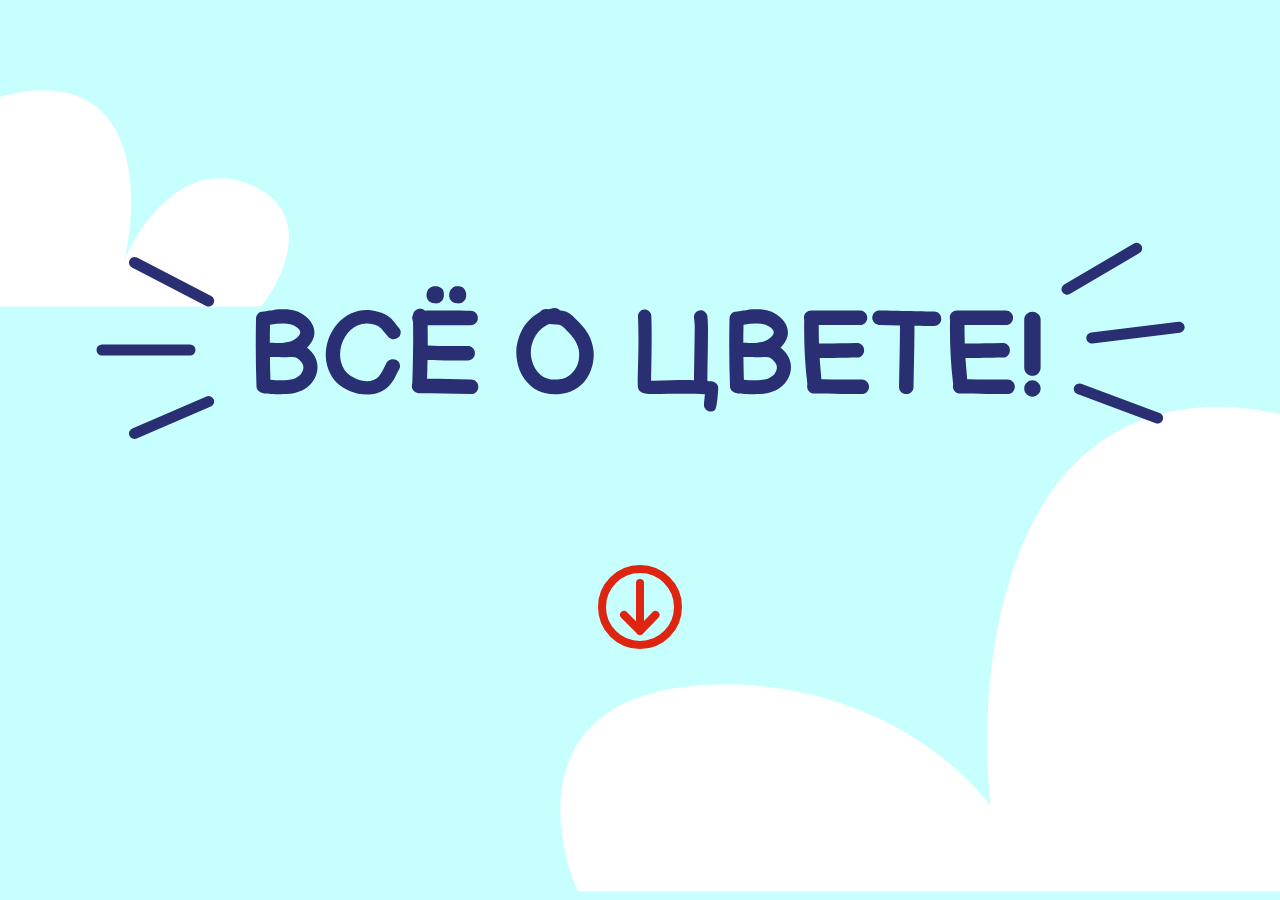
<file: index.html>
<!DOCTYPE html>
<html>
  <head>
    <meta charset="utf-8" />
    <!-- <base href="/"> -->

    <title>Simple Starter</title>
    <meta name="description" content="Simple Starter Description" />

    <meta
      name="viewport"
      content="width=device-width, initial-scale=1.0, minimum-scale=1.0, maximum-scale=1.0, user-scalable=no"
    />

    <link rel="icon" href="images/favicon.png" />
    <meta property="og:image" content="images/preview.jpg" />

    <link rel="stylesheet" href="css/main.css" />
    <link rel="stylesheet" href="css/media.css" />

    <script src="libs/jquery/jquery-3.6.0.min.js" defer></script>

    <script src="js/common.js" defer></script>
    <style>
      .main-page {
        position: relative;
        min-height: 100vh;
        display: flex;
        justify-content: center;
        flex-direction: column;
      }
      .big-svg {
        position: absolute;
        bottom: 0;
        right: -20%;
      }
      .little-svg {
        position: absolute;
        top: 10%;
        left: -20%;
      }
      .content {
        z-index: 2;
      }
      .content .title {
        display: flex;
        justify-content: center;
        margin-bottom: 125px;
      }
      .content .button {
        width: 100%;
        display: flex;
        justify-content: center;
      }
      .content .button button {
        background: transparent;
        outline: none;
        border: none;
        cursor: pointer;
      }
    </style>
  </head>

  <body class="main-page">
    <div class="content">
      <div class="title">
        <svg
          width="1089"
          height="198"
          viewBox="0 0 1089 198"
          fill="none"
          xmlns="http://www.w3.org/2000/svg"
        >
          <path
            d="M169.252 151.532C168.394 151.532 167.575 151.337 166.795 150.947C165.079 150.791 163.597 150.089 162.349 148.841C161.101 147.515 160.477 145.994 160.477 144.278C159.697 122.438 159.541 99.935 160.009 76.769C160.009 75.053 160.516 73.571 161.53 72.323C162.622 70.997 163.948 70.178 165.508 69.866C165.742 69.788 165.976 69.749 166.21 69.749L169.72 69.164C171.982 68.696 173.347 68.462 173.815 68.462C174.361 68.384 175.765 68.189 178.027 67.877C180.367 67.487 182.005 67.292 182.941 67.292C183.877 67.292 185.398 67.253 187.504 67.175C189.61 67.097 191.326 67.175 192.652 67.409L197.332 68.345C199.048 68.735 200.686 69.242 202.246 69.866C203.806 70.568 205.288 71.387 206.692 72.323C211.216 75.131 214.453 78.524 216.403 82.502C218.431 86.48 218.938 90.458 217.924 94.436C216.91 98.414 214.609 102.197 211.021 105.785C211.723 106.331 212.464 106.916 213.244 107.54C216.676 110.738 219.055 114.326 220.381 118.304C221.707 122.438 221.863 126.533 220.849 130.589C219.991 134.411 218.236 137.921 215.584 141.119C212.932 144.239 209.734 146.735 205.99 148.607C203.728 149.621 201.31 150.44 198.736 151.064C196.162 151.688 193.354 152.039 190.312 152.117C187.27 152.273 184.735 152.312 182.707 152.234C180.757 152.234 178.183 152.156 174.985 152C171.865 151.766 169.954 151.61 169.252 151.532ZM174.4 137.726C178.924 138.194 183.565 138.35 188.323 138.194C193.159 138.038 196.981 137.297 199.789 135.971C203.845 133.943 206.302 131.096 207.16 127.43C207.94 123.998 206.77 120.917 203.65 118.187C202.792 117.329 201.973 116.666 201.193 116.198C200.491 115.73 199.555 115.418 198.385 115.262C197.215 115.106 196.279 115.028 195.577 115.028C194.953 115.028 193.549 115.067 191.365 115.145C189.259 115.223 187.543 115.262 186.217 115.262C185.515 115.34 184.813 115.262 184.111 115.028C183.565 115.106 181.81 115.106 178.846 115.028C175.882 114.95 174.244 114.911 173.932 114.911C174.01 122.711 174.166 130.316 174.4 137.726ZM173.815 100.871C174.673 100.871 176.389 100.91 178.963 100.988C181.537 100.988 183.214 100.988 183.994 100.988C184.852 100.91 186.139 100.793 187.855 100.637C189.571 100.481 191.053 100.286 192.301 100.052C193.549 99.74 194.797 99.311 196.045 98.765C198.385 97.673 200.257 96.425 201.661 95.021C203.065 93.617 203.884 92.252 204.118 90.926C204.742 88.898 203.104 86.675 199.204 84.257C196.24 82.463 192.457 81.527 187.855 81.449C183.331 81.371 178.729 81.8 174.049 82.736C173.893 88.508 173.815 94.553 173.815 100.871ZM261.995 151.649C256.691 150.401 251.699 148.334 247.019 145.448C242.417 142.484 238.79 138.974 236.138 134.918C233.096 130.238 231.146 125.09 230.288 119.474C229.43 113.858 229.586 108.398 230.756 103.094C231.926 97.712 233.915 92.759 236.723 88.235C239.609 83.321 243.236 79.226 247.604 75.95C252.05 72.596 257.198 70.217 263.048 68.813C268.898 67.409 275.177 67.682 281.885 69.632C284.381 70.334 286.565 71.114 288.437 71.972C290.387 72.83 292.103 73.961 293.585 75.365C295.145 76.691 296.315 77.783 297.095 78.641C297.875 79.421 298.967 80.786 300.371 82.736C301.775 84.608 302.711 85.817 303.179 86.363C304.427 87.767 304.895 89.444 304.583 91.394C304.349 93.266 303.452 94.748 301.892 95.84C300.332 96.932 298.538 97.361 296.51 97.127C294.56 96.893 293.039 96.035 291.947 94.553L288.554 90.575C287.384 89.015 286.565 87.962 286.097 87.416C285.629 86.87 284.927 86.207 283.991 85.427C283.133 84.647 282.236 84.062 281.3 83.672C280.442 83.282 279.272 82.892 277.79 82.502C271.862 80.942 266.402 81.293 261.41 83.555C256.496 85.817 252.401 89.561 249.125 94.787C245.927 100.013 244.25 105.629 244.094 111.635C243.938 117.641 245.381 123.023 248.423 127.781C249.983 130.199 252.284 132.383 255.326 134.333C258.368 136.283 261.644 137.648 265.154 138.428C272.642 140.066 278.414 138.818 282.47 134.684C283.64 133.436 284.966 131.525 286.448 128.951C289.178 123.491 290.543 120.722 290.543 120.644C291.557 119.006 293 117.953 294.872 117.485C296.822 116.939 298.655 117.134 300.371 118.07C302.087 118.928 303.218 120.293 303.764 122.165C304.31 123.959 304.115 125.636 303.179 127.196C302.711 127.976 302.282 128.756 301.892 129.536L300.488 132.344L299.318 134.801C297.368 138.545 295.34 141.509 293.234 143.693C290.426 146.501 287.189 148.685 283.523 150.245C279.857 151.727 276.23 152.468 272.642 152.468C269.132 152.546 265.583 152.273 261.995 151.649ZM374.819 152C355.631 151.454 338.393 151.181 323.105 151.181C321.077 151.181 319.361 150.479 317.957 149.075C316.553 147.671 315.851 145.955 315.851 143.927C315.851 142.991 316.007 142.055 316.319 141.119C317.099 117.017 317.333 96.464 317.021 79.46C316.475 78.446 316.202 77.393 316.202 76.301C316.124 74.975 316.397 73.766 317.021 72.674C317.333 71.036 318.113 69.671 319.361 68.579C320.687 67.409 322.208 66.824 323.924 66.824C325.874 66.746 327.59 67.37 329.072 68.696C336.092 68.54 351.302 68.579 374.702 68.813C376.652 68.813 378.368 69.554 379.85 71.036C381.254 72.44 381.917 74.156 381.839 76.184C381.839 78.134 381.098 79.85 379.616 81.332C378.212 82.736 376.496 83.399 374.468 83.321C352.238 83.165 337.964 83.126 331.646 83.204C331.724 90.068 331.763 96.815 331.763 103.445C341.045 103.913 354.305 104.069 371.543 103.913C373.571 103.835 375.287 104.498 376.691 105.902C378.173 107.306 378.914 109.022 378.914 111.05C378.992 113.078 378.329 114.833 376.925 116.315C375.521 117.719 373.805 118.421 371.777 118.421C354.617 118.655 341.201 118.538 331.529 118.07C331.451 123.764 331.295 129.965 331.061 136.673C344.321 136.751 359.063 137.024 375.287 137.492C377.315 137.492 378.992 138.233 380.318 139.715C381.722 141.197 382.385 142.952 382.307 144.98C382.307 147.008 381.566 148.724 380.084 150.128C378.602 151.454 376.847 152.078 374.819 152ZM347.675 54.89C347.285 56.84 346.349 58.478 344.867 59.804C343.385 61.052 341.318 61.559 338.666 61.325C336.014 61.091 333.986 60.233 332.582 58.751C331.256 57.191 330.554 55.553 330.476 53.837C330.398 52.121 330.71 50.444 331.412 48.806C332.114 47.09 333.674 45.764 336.092 44.828C337.028 44.516 337.886 44.36 338.666 44.36C339.524 44.282 340.265 44.282 340.889 44.36C341.903 44.438 342.839 44.711 343.697 45.179C345.647 45.881 346.895 47.168 347.441 49.04C347.987 50.99 348.065 52.94 347.675 54.89ZM370.022 55.007C369.71 56.957 368.774 58.556 367.214 59.804C365.732 61.052 363.665 61.559 361.013 61.325C358.361 61.091 356.411 60.233 355.163 58.751C353.915 57.269 353.252 55.67 353.174 53.954C353.096 52.238 353.291 50.756 353.759 49.508C354.227 48.182 355.202 46.934 356.684 45.764C357.932 44.75 359.57 44.282 361.598 44.36C362.924 44.36 364.094 44.516 365.108 44.828C365.966 45.14 366.824 45.647 367.682 46.349C368.462 47.051 369.164 48.26 369.788 49.976C370.256 51.302 370.334 52.979 370.022 55.007ZM465.798 151.766C459.714 152.624 454.059 152.39 448.833 151.064C443.607 149.66 439.161 147.437 435.495 144.395C431.829 141.275 428.787 137.687 426.369 133.631C423.951 129.497 422.274 125.051 421.338 120.293C420.636 116.549 420.285 113 420.285 109.646C420.285 106.214 420.792 102.548 421.806 98.648C422.898 94.748 424.341 91.082 426.135 87.65C428.007 84.218 430.425 81.02 433.389 78.056C436.353 75.014 439.746 72.44 443.568 70.334C444.27 69.164 445.284 68.267 446.61 67.643C447.936 67.019 449.34 66.785 450.822 66.941L452.694 67.175C453.162 67.097 453.708 66.98 454.332 66.824C454.956 66.668 455.424 66.551 455.736 66.473C456.126 66.395 456.438 66.317 456.672 66.239C459.636 65.381 462.171 66.122 464.277 68.462C465.993 68.618 467.436 68.891 468.606 69.281C471.18 69.983 473.481 71.192 475.509 72.908C477.381 74.468 480.033 77.081 483.465 80.747C487.677 85.271 490.68 89.21 492.474 92.564C494.814 96.932 496.374 101.495 497.154 106.253C498.012 111.011 497.934 115.925 496.92 120.995C495.906 125.987 494.151 130.667 491.655 135.035C489.237 139.325 485.766 142.991 481.242 146.033C476.796 148.997 471.648 150.908 465.798 151.766ZM463.692 137.258C467.826 136.712 471.453 135.113 474.573 132.461C477.693 129.809 479.955 126.689 481.359 123.101C482.763 119.435 483.348 115.379 483.114 110.933C482.958 107.345 481.788 103.562 479.604 99.584C478.278 97.088 475.977 94.085 472.701 90.575C468.489 86.051 465.759 83.633 464.511 83.321C463.887 83.087 462.327 82.853 459.831 82.619L453.513 82.034C452.421 82.346 451.446 82.736 450.588 83.204C444.426 86.48 440.019 91.433 437.367 98.063C434.715 104.693 434.13 111.089 435.612 117.251C437.016 124.037 440.136 129.341 444.972 133.163C449.808 136.985 456.048 138.35 463.692 137.258ZM607.961 162.062C608.585 155.744 608.897 152.468 608.897 152.234C598.133 151.532 580.661 151.493 556.481 152.117C554.219 152.039 552.308 151.922 550.748 151.766C549.734 151.688 548.837 151.532 548.057 151.298C546.419 150.908 545.054 150.206 543.962 149.192C543.494 148.724 543.065 148.178 542.675 147.554C542.363 146.93 542.168 146.423 542.09 146.033L541.973 145.448C541.895 145.058 541.856 144.629 541.856 144.161C541.778 143.537 541.739 142.757 541.739 141.821C541.661 140.417 541.817 131.993 542.207 116.549C542.597 101.105 542.519 87.065 541.973 74.429C541.895 72.557 542.48 70.958 543.728 69.632C544.976 68.228 546.497 67.487 548.291 67.409C550.163 67.331 551.762 67.916 553.088 69.164C554.492 70.412 555.233 71.933 555.311 73.727C555.857 85.973 555.779 107.618 555.077 138.662C555.545 138.74 556.13 138.779 556.832 138.779C575.708 138.077 589.436 137.882 598.016 138.194C598.562 104.81 598.796 86.675 598.718 83.789C598.64 80.903 598.406 78.29 598.016 75.95C597.782 74.078 598.211 72.44 599.303 71.036C600.473 69.554 601.955 68.696 603.749 68.462C605.621 68.15 607.259 68.579 608.663 69.749C610.145 70.841 611.042 72.284 611.354 74.078C611.666 76.73 611.861 79.733 611.939 83.087C612.095 86.441 611.9 105.044 611.354 138.896C612.758 139.052 614.162 139.169 615.566 139.247C616.97 139.325 618.218 139.832 619.31 140.768C621.26 142.094 622.235 143.927 622.235 146.267C621.455 159.527 620.324 166.742 618.842 167.912C617.438 169.082 615.8 169.589 613.928 169.433C612.134 169.277 610.652 168.458 609.482 166.976C608.312 165.572 607.805 163.934 607.961 162.062ZM642.736 151.532C641.878 151.532 641.059 151.337 640.279 150.947C638.563 150.791 637.081 150.089 635.833 148.841C634.585 147.515 633.961 145.994 633.961 144.278C633.181 122.438 633.025 99.935 633.493 76.769C633.493 75.053 634 73.571 635.014 72.323C636.106 70.997 637.432 70.178 638.992 69.866C639.226 69.788 639.46 69.749 639.694 69.749L643.204 69.164C645.466 68.696 646.831 68.462 647.299 68.462C647.845 68.384 649.249 68.189 651.511 67.877C653.851 67.487 655.489 67.292 656.425 67.292C657.361 67.292 658.882 67.253 660.988 67.175C663.094 67.097 664.81 67.175 666.136 67.409L670.816 68.345C672.532 68.735 674.17 69.242 675.73 69.866C677.29 70.568 678.772 71.387 680.176 72.323C684.7 75.131 687.937 78.524 689.887 82.502C691.915 86.48 692.422 90.458 691.408 94.436C690.394 98.414 688.093 102.197 684.505 105.785C685.207 106.331 685.948 106.916 686.728 107.54C690.16 110.738 692.539 114.326 693.865 118.304C695.191 122.438 695.347 126.533 694.333 130.589C693.475 134.411 691.72 137.921 689.068 141.119C686.416 144.239 683.218 146.735 679.474 148.607C677.212 149.621 674.794 150.44 672.22 151.064C669.646 151.688 666.838 152.039 663.796 152.117C660.754 152.273 658.219 152.312 656.191 152.234C654.241 152.234 651.667 152.156 648.469 152C645.349 151.766 643.438 151.61 642.736 151.532ZM647.884 137.726C652.408 138.194 657.049 138.35 661.807 138.194C666.643 138.038 670.465 137.297 673.273 135.971C677.329 133.943 679.786 131.096 680.644 127.43C681.424 123.998 680.254 120.917 677.134 118.187C676.276 117.329 675.457 116.666 674.677 116.198C673.975 115.73 673.039 115.418 671.869 115.262C670.699 115.106 669.763 115.028 669.061 115.028C668.437 115.028 667.033 115.067 664.849 115.145C662.743 115.223 661.027 115.262 659.701 115.262C658.999 115.34 658.297 115.262 657.595 115.028C657.049 115.106 655.294 115.106 652.33 115.028C649.366 114.95 647.728 114.911 647.416 114.911C647.494 122.711 647.65 130.316 647.884 137.726ZM647.299 100.871C648.157 100.871 649.873 100.91 652.447 100.988C655.021 100.988 656.698 100.988 657.478 100.988C658.336 100.91 659.623 100.793 661.339 100.637C663.055 100.481 664.537 100.286 665.785 100.052C667.033 99.74 668.281 99.311 669.529 98.765C671.869 97.673 673.741 96.425 675.145 95.021C676.549 93.617 677.368 92.252 677.602 90.926C678.226 88.898 676.588 86.675 672.688 84.257C669.724 82.463 665.941 81.527 661.339 81.449C656.815 81.371 652.213 81.8 647.533 82.736C647.377 88.508 647.299 94.553 647.299 100.871ZM765.782 152.117C753.458 152.117 737.624 151.922 718.28 151.532C716.252 151.532 714.536 150.83 713.132 149.426C711.728 147.944 711.065 146.189 711.143 144.161C711.143 143.459 711.221 142.796 711.377 142.172C708.881 121.658 707.828 100.208 708.218 77.822C708.062 77.12 707.984 76.379 707.984 75.599C707.984 73.649 708.686 71.972 710.09 70.568C711.572 69.086 713.327 68.384 715.355 68.462C724.013 68.54 740.237 68.579 764.027 68.579C766.055 68.579 767.771 69.281 769.175 70.685C770.579 72.089 771.281 73.805 771.281 75.833C771.281 77.861 770.579 79.577 769.175 80.981C767.771 82.385 766.055 83.087 764.027 83.087H722.726C722.726 89.405 722.804 95.528 722.96 101.456C730.682 101.612 743.279 101.495 760.751 101.105C762.701 101.027 764.417 101.69 765.899 103.094C767.381 104.498 768.122 106.214 768.122 108.242C768.2 110.192 767.537 111.908 766.133 113.39C764.729 114.872 763.013 115.613 760.985 115.613C743.981 116.003 731.54 116.159 723.662 116.081C724.13 122.555 724.715 129.575 725.417 137.141C741.173 137.453 754.628 137.609 765.782 137.609C767.81 137.609 769.526 138.311 770.93 139.715C772.334 141.119 773.036 142.835 773.036 144.863C773.036 146.891 772.334 148.607 770.93 150.011C769.526 151.415 767.81 152.117 765.782 152.117ZM817.539 144.98C817.539 147.008 816.798 148.724 815.316 150.128C813.912 151.532 812.196 152.195 810.168 152.117C808.14 152.117 806.424 151.415 805.02 150.011C803.616 148.529 802.953 146.774 803.031 144.746C803.655 114.092 803.967 93.656 803.967 83.438L783.492 82.97C781.464 82.97 779.748 82.268 778.344 80.864C776.94 79.382 776.238 77.627 776.238 75.599C776.316 73.571 777.057 71.855 778.461 70.451C779.943 69.047 781.698 68.384 783.726 68.462C789.42 68.54 798.312 68.696 810.402 68.93C822.57 69.164 831.813 69.359 838.131 69.515C840.159 69.515 841.875 70.256 843.279 71.738C844.683 73.142 845.346 74.858 845.268 76.886C845.268 78.914 844.527 80.63 843.045 82.034C841.641 83.438 839.925 84.101 837.897 84.023C832.515 83.945 826.041 83.828 818.475 83.672C818.475 93.968 818.163 114.404 817.539 144.98ZM911.575 152.117C899.251 152.117 883.417 151.922 864.073 151.532C862.045 151.532 860.329 150.83 858.925 149.426C857.521 147.944 856.858 146.189 856.936 144.161C856.936 143.459 857.014 142.796 857.17 142.172C854.674 121.658 853.621 100.208 854.011 77.822C853.855 77.12 853.777 76.379 853.777 75.599C853.777 73.649 854.479 71.972 855.883 70.568C857.365 69.086 859.12 68.384 861.148 68.462C869.806 68.54 886.03 68.579 909.82 68.579C911.848 68.579 913.564 69.281 914.968 70.685C916.372 72.089 917.074 73.805 917.074 75.833C917.074 77.861 916.372 79.577 914.968 80.981C913.564 82.385 911.848 83.087 909.82 83.087H868.519C868.519 89.405 868.597 95.528 868.753 101.456C876.475 101.612 889.072 101.495 906.544 101.105C908.494 101.027 910.21 101.69 911.692 103.094C913.174 104.498 913.915 106.214 913.915 108.242C913.993 110.192 913.33 111.908 911.926 113.39C910.522 114.872 908.806 115.613 906.778 115.613C889.774 116.003 877.333 116.159 869.455 116.081C869.923 122.555 870.508 129.575 871.21 137.141C886.966 137.453 900.421 137.609 911.575 137.609C913.603 137.609 915.319 138.311 916.723 139.715C918.127 141.119 918.829 142.835 918.829 144.863C918.829 146.891 918.127 148.607 916.723 150.011C915.319 151.415 913.603 152.117 911.575 152.117ZM928.232 77.822C928.232 75.56 929.012 73.649 930.572 72.089C932.21 70.451 934.16 69.632 936.422 69.632C938.684 69.632 940.595 70.451 942.155 72.089C943.793 73.649 944.612 75.56 944.612 77.822V125.558C944.612 127.82 943.832 129.77 942.272 131.408C940.712 132.968 938.801 133.787 936.539 133.865C934.277 133.865 932.327 133.085 930.689 131.525C929.129 129.965 928.31 128.054 928.232 125.792V77.822ZM942.155 140.768C943.793 142.328 944.612 144.239 944.612 146.501C944.612 148.763 943.793 150.674 942.155 152.234C940.595 153.872 938.684 154.691 936.422 154.691C934.16 154.691 932.21 153.872 930.572 152.234C929.012 150.674 928.232 148.763 928.232 146.501C928.232 144.239 929.012 142.328 930.572 140.768C932.21 139.13 934.16 138.311 936.422 138.311C938.684 138.311 940.595 139.13 942.155 140.768Z"
            fill="#2A2E73"
          />
          <path
            d="M94 108L6 108M112.653 59.0001L38.5 20.5001M112.653 159.5L38.5 191.5"
            stroke="#2A2E73"
            stroke-width="11"
            stroke-linecap="round"
          />
          <path
            d="M995.818 95.9969L1083.16 85.229M983.301 146.911L1061.61 176.048M971.003 47.1663L1040.68 6.33324"
            stroke="#2A2E73"
            stroke-width="11"
            stroke-linecap="round"
          />
        </svg>
      </div>
      <div class="button">
        <a href="/main.html">
          <svg
            width="84"
            height="84"
            viewBox="0 0 84 84"
            fill="none"
            xmlns="http://www.w3.org/2000/svg"
          >
            <circle cx="42" cy="42" r="38" stroke="#DE2511" stroke-width="8" />
            <path
              d="M42 18V66M42 66L57.5 49.8689M42 66L26 49.8689"
              stroke="#DE2511"
              stroke-width="8"
              stroke-linecap="round"
              stroke-linejoin="round"
            />
          </svg>
        </a>
      </div>
    </div>
    <div class="little-svg">
      <svg
        width="545"
        height="217"
        viewBox="0 0 545 217"
        fill="none"
        xmlns="http://www.w3.org/2000/svg"
      >
        <path
          d="M517 216.5H134H12.5C-5.33331 164.5 -17.1 57.5 78.5 45.5C148.805 36.6752 174.203 77.4252 180.468 116.047C185.056 65.8871 211.186 4.55012 292.5 0.499993C396.9 -4.70001 394.333 112.333 380 171.5C395 134.5 441.2 67.3 506 94.5C570.8 121.7 540.333 187.167 517 216.5Z"
          fill="white"
        />
      </svg>
    </div>
    <div class="big-svg">
      <svg
        width="976"
        height="485"
        viewBox="0 0 976 485"
        fill="none"
        xmlns="http://www.w3.org/2000/svg"
      >
        <path
          d="M18 484.5H975.5C975.5 331.167 916.5 19.8 680.5 1C444.5 -17.8 415.5 258.5 430.5 399C397.667 353.333 292.3 265.4 133.5 279C-25.3 292.6 -9.66668 421.667 18 484.5Z"
          fill="white"
        />
      </svg>
    </div>

    <script>
      localStorage.clear();
    </script>
  </body>
</html>
</file>
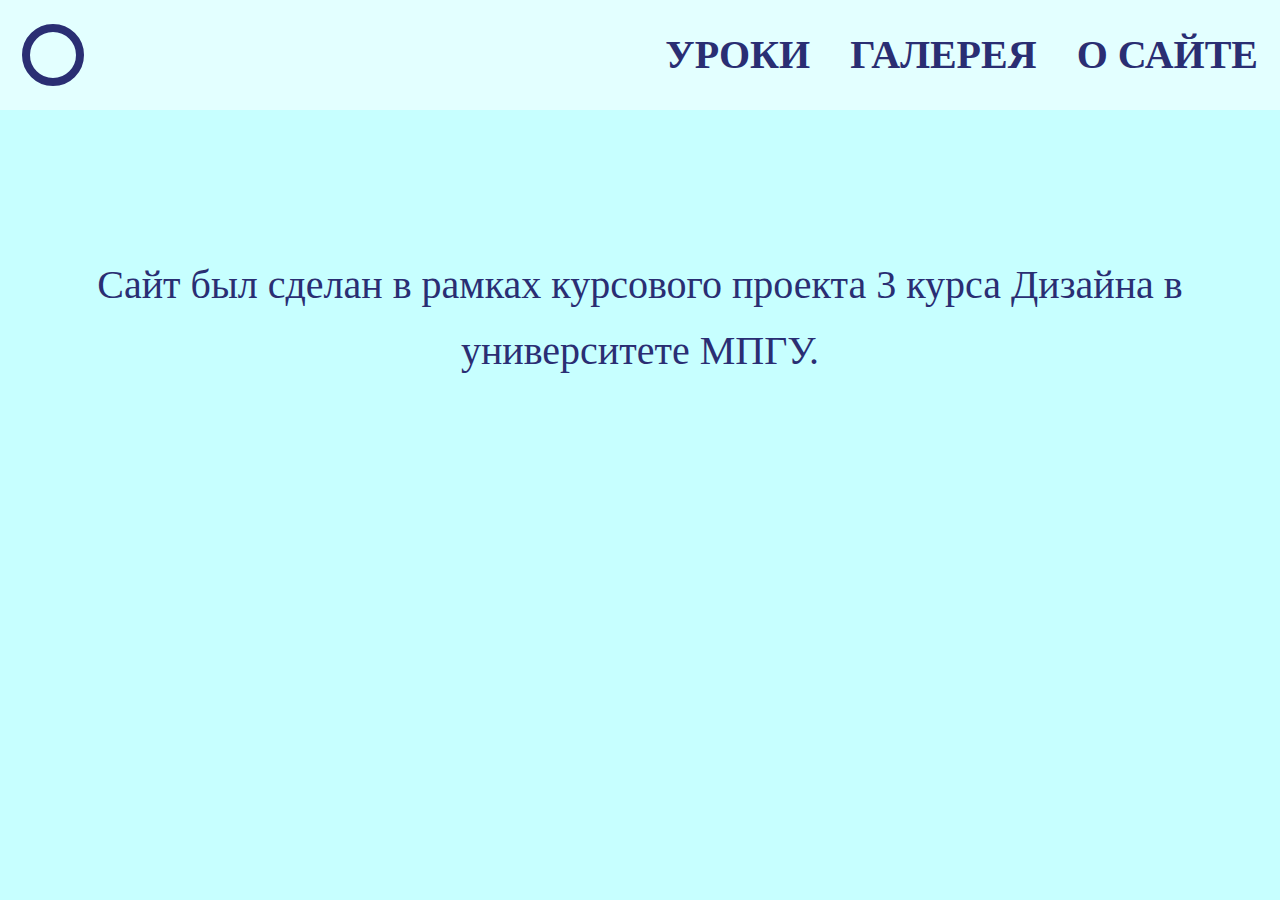
<file: about.html>
<!DOCTYPE html>
<html>
  <head>
    <meta charset="utf-8" />
    <!-- <base href="/"> -->

    <title>Simple Starter</title>
    <meta name="description" content="Simple Starter Description" />

    <meta
      name="viewport"
      content="width=device-width, initial-scale=1.0, minimum-scale=1.0, maximum-scale=1.0, user-scalable=no"
    />

    <link rel="icon" href="images/favicon.png" />
    <meta property="og:image" content="images/preview.jpg" />
    <link rel="stylesheet" href="libs/bootstrap/css/bootstrap-reboot.min.css" />
    <link rel="stylesheet" href="libs/bootstrap/css/bootstrap-grid.min.css" />

    <link rel="stylesheet" href="css/main.css" />
    <link rel="stylesheet" href="css/media.css" />

    <script src="libs/jquery/jquery-3.6.0.min.js" defer></script>

    <script src="js/common.js" defer></script>
  </head>

  <body>
    <div class="navbar">
      <div class="navbar-container">
        <a href="main.html" class="navbar-button">
          <svg
            width="62"
            height="62"
            viewBox="0 0 62 62"
            fill="none"
            xmlns="http://www.w3.org/2000/svg"
          >
            <circle cx="31" cy="31" r="27" stroke="#2A2E73" stroke-width="8" />
          </svg>
        </a>
        <div class="navbar-items">
          <a href="/games.html" class="navbar-items__item">УРОКИ</a>
          <a href="/gallery.html" class="navbar-items__item">ГАЛЕРЕЯ</a>
          <a href="/about.html" class="navbar-items__item">О САЙТЕ</a>
        </div>
      </div>
    </div>
    <div
      style="
        text-align: center;
        font-size: 40px;
        max-width: 1800px;
        margin: 142px auto 64px;
      "
    >
      Сайт был сделан в рамках курсового проекта 3 курса Дизайна в университете
      МПГУ.
    </div>
  </body>
</html>
</file>
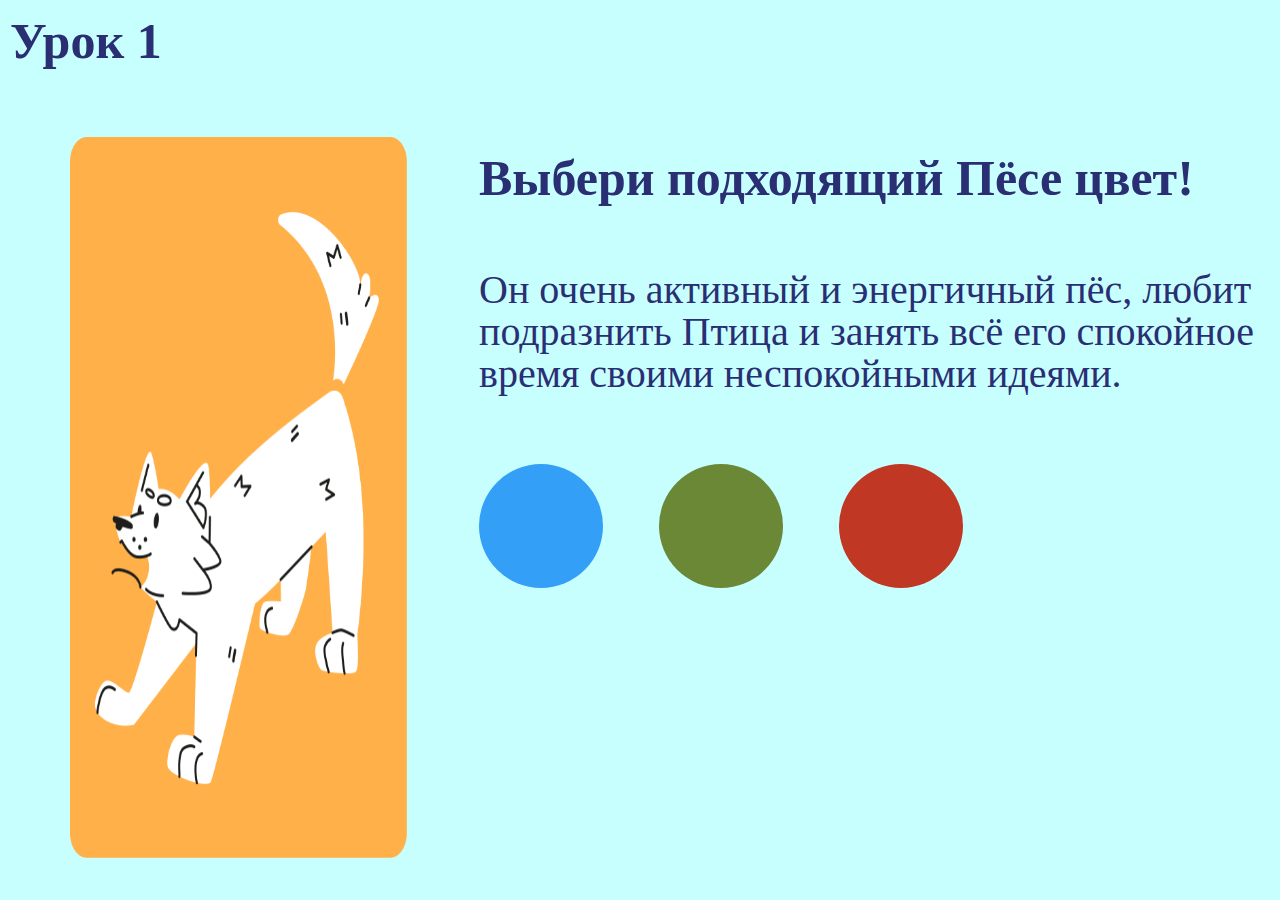
<file: color-associations-game.html>
<!DOCTYPE html>
<html lang="en">
  <head>
    <meta charset="utf-8" />
    <!-- <base href="/"> -->

    <title>Simple Starter</title>
    <meta name="description" content="Simple Starter Description" />

    <meta
      name="viewport"
      content="width=device-width, initial-scale=1.0, minimum-scale=1.0, maximum-scale=1.0, user-scalable=no"
    />

    <link rel="icon" href="images/favicon.png" />
    <meta property="og:image" content="images/preview.jpg" />
    <link rel="stylesheet" href="libs/bootstrap/css/bootstrap-reboot.min.css" />
    <link rel="stylesheet" href="libs/bootstrap/css/bootstrap-grid.min.css" />

    <link rel="stylesheet" href="css/color-associations-game.css" />

    <link rel="stylesheet" href="css/main.css" />
    <link rel="stylesheet" href="css/media.css" />

    <script src="libs/jquery/jquery-3.6.0.min.js" defer></script>

    <script src="js/color-associations-game.js" defer></script>
  </head>
  <body>
    <div class="container">
      <div class="title">Урок 1</div>
      <div class="screen show">
        <div class="d-flex" style="gap: 72px; padding-left: 60px">
          <div class="img" id="dropZone" style="width: 495px; height: 721px">
            <img
              src="./images/assoc/game-1.png"
              style="width: 100%; height: 100%"
            />
          </div>
          <div style="max-width: 791px">
            <div style="font-weight: 700; font-size: 50px; margin-bottom: 50px">
              Выбери подходящий Пёсе цвет!
            </div>
            <div
              style="font-size: 40px; line-height: 105%; margin-bottom: 69px"
            >
              Он очень активный и энергичный пёс, любит подразнить Птица и
              занять всё его спокойное время своими неспокойными идеями.
            </div>
            <div class="d-flex" style="gap: 56px">
              <div
                draggable="true"
                class="color-item"
                style="background-color: #349ff7"
              ></div>
              <div
                draggable="true"
                class="color-item"
                style="background-color: #6a8836"
              ></div>
              <div
                draggable="true"
                class="color-item"
                style="background-color: #c03724"
              ></div>
            </div>
          </div>
        </div>
      </div>
      <div class="screen">
        <div
          class="d-flex align-items-center"
          style="gap: 72px; padding-left: 60px"
        >
          <div class="img" id="dropZone" style="width: 495px; height: 721px">
            <img
              src="./images/assoc/game-2.png"
              style="width: 100%; height: 100%"
            />
          </div>
          <div style="max-width: 791px">
            <div
              style="font-size: 50px; font-weight: 700; margin-bottom: 140px"
            >
              Отлично!
            </div>
            <div onclick="nextPage()" class="button-primary">ДАЛЕЕ</div>
          </div>
        </div>
      </div>
      <div class="screen">
        <div class="d-flex" style="gap: 72px; padding-left: 60px">
          <div class="img" id="dropZone2" style="width: 495px; height: 721px">
            <img
              src="./images/assoc/game-3.png"
              style="width: 100%; height: 100%"
            />
          </div>
          <div style="max-width: 791px">
            <div style="font-weight: 700; font-size: 50px; margin-bottom: 50px">
              Выбери подходящий Птицу цвет!
            </div>
            <div
              style="font-size: 40px; line-height: 105%; margin-bottom: 69px"
            >
              Спокойный и рассудительный. И довольно мрачный... От жизни он
              хотел бы только одного: покоя и умиротворения, слияния с
              бесконечно-вечным...
            </div>
            <div class="d-flex" style="gap: 56px">
              <div
                draggable="true"
                class="color-item-2"
                style="background-color: #c03724"
              ></div>
              <div
                draggable="true"
                class="color-item-2"
                style="background-color: #43478a"
              ></div>
              <div
                draggable="true"
                class="color-item-2"
                style="background-color: #ffd42c"
              ></div>
            </div>
          </div>
        </div>
      </div>
      <div class="screen">
        <div
          class="d-flex align-items-center"
          style="gap: 72px; padding-left: 60px"
        >
          <div class="img" id="dropZone" style="width: 495px; height: 721px">
            <img
              src="./images/assoc/game-4.png"
              style="width: 100%; height: 100%"
            />
          </div>
          <div style="max-width: 791px">
            <div
              style="font-size: 50px; font-weight: 700; margin-bottom: 140px"
            >
              Так держать!
            </div>
            <a href="/color-combination.html" class="button-primary">
              ЧТО ЖЕ ДАЛЬШЕ?
            </a>
          </div>
        </div>
      </div>
    </div>

    <script>
      let draggingElement = null;
      let draggingElement2 = null;
      document.addEventListener("DOMContentLoaded", function () {
        var colorItems = document.querySelectorAll(".color-item");
        var colorItems2 = document.querySelectorAll(".color-item-2");
        var dropZone = document.getElementById("dropZone");
        var dropZone2 = document.getElementById("dropZone2");

        // Add event listeners to each color-item
        colorItems.forEach(function (colorItem) {
          colorItem.addEventListener("dragstart", handleDragStart);
        });
        colorItems2.forEach(function (colorItem) {
          colorItem.addEventListener("dragstart", handleDragStart2);
        });

        // Event listener for the drop event
        dropZone.addEventListener("drop", handleDrop);
        dropZone.addEventListener("dragover", handleDragOver);
        dropZone2.addEventListener("drop", handleDrop2);
        dropZone2.addEventListener("dragover", handleDragOver);
      });

      function handleDragStart(event) {
        draggingElement = event.target;
        event.dataTransfer.setData(
          "text/plain",
          event.target.style.backgroundColor
        );
      }
      function handleDragStart2(event) {
        draggingElement2 = event.target;
        event.dataTransfer.setData(
          "text/plain",
          event.target.style.backgroundColor
        );
      }

      function handleDrop(event) {
        event.preventDefault();
        var color = event.dataTransfer.getData("text/plain");
        // Call your custom function with the color as an argument
        executeFunctionWithColor(event.target);
      }
      function handleDrop2(event) {
        event.preventDefault();
        var color = event.dataTransfer.getData("text/plain");
        // Call your custom function with the color as an argument
        executeFunctionWithColor2(event.target);
      }

      function handleDragOver(event) {
        event.preventDefault();
      }

      // Custom function to execute with the selected color
      function executeFunctionWithColor(item) {
        var colorItems = document.querySelectorAll(".color-item");
        if (colorItems[2] === draggingElement) {
          nextPage();
        }
      }
      function executeFunctionWithColor2(item) {
        var colorItems = document.querySelectorAll(".color-item-2");
        if (colorItems[1] === draggingElement2) {
          nextPage();
        }
      }
    </script>
  </body>
</html>
</file>
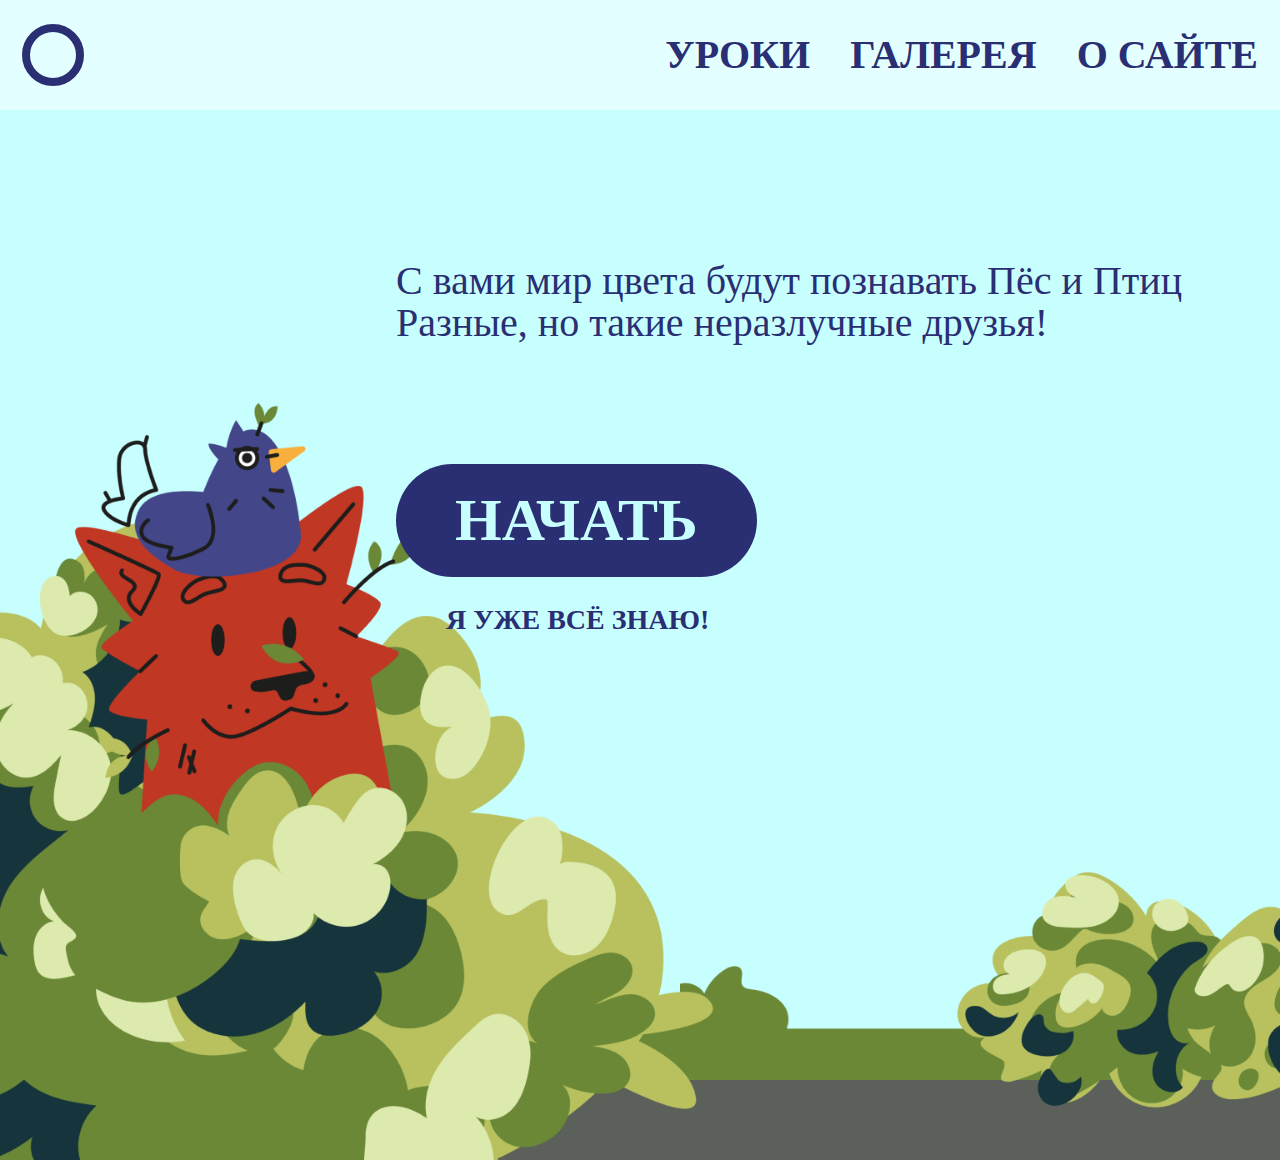
<file: color-associations.html>
<!DOCTYPE html>
<html>
  <head>
    <meta charset="utf-8" />
    <!-- <base href="/"> -->

    <title>Simple Starter</title>
    <meta name="description" content="Simple Starter Description" />

    <meta
      name="viewport"
      content="width=device-width, initial-scale=1.0, minimum-scale=1.0, maximum-scale=1.0, user-scalable=no"
    />

    <link rel="icon" href="images/favicon.png" />
    <meta property="og:image" content="images/preview.jpg" />
    <link rel="stylesheet" href="libs/bootstrap/css/bootstrap-reboot.min.css" />
    <link rel="stylesheet" href="libs/bootstrap/css/bootstrap-grid.min.css" />

    <link rel="stylesheet" href="css/main.css" />
    <link rel="stylesheet" href="css/media.css" />
    <link rel="stylesheet" href="css/color-associations.css" />

    <script src="libs/jquery/jquery-3.6.0.min.js" defer></script>

    <script src="js/color-associations.js" defer></script>
  </head>

  <body class="main-page">
    <div class="navbar show">
      <div class="navbar-container">
        <a href="main.html" class="navbar-button">
          <svg
            width="62"
            height="62"
            viewBox="0 0 62 62"
            fill="none"
            xmlns="http://www.w3.org/2000/svg"
          >
            <circle cx="31" cy="31" r="27" stroke="#2A2E73" stroke-width="8" />
          </svg>
        </a>
        <div class="navbar-items">
          <a href="/games.html" class="navbar-items__item">УРОКИ</a>
          <a href="/gallery.html" class="navbar-items__item">ГАЛЕРЕЯ</a>
          <a href="/about.html" class="navbar-items__item">О САЙТЕ</a>
        </div>
      </div>
    </div>
    <div class="main show main-bg">
      <div class="main-container">
        <div class="text">
          С вами мир цвета будут познавать Пёс и Птиц Разные, но такие
          неразлучные друзья!
        </div>
        <div onclick="nextPage()" class="button-start">НАЧАТЬ</div>
        <div style="margin-left: 50px" class="sub-title">Я УЖЕ ВСЁ ЗНАЮ!</div>
      </div>
    </div>
    <div class="main">
      <div
        class="align-center justify-center flex-column"
        style="height: 100vh"
      >
        <p class="" style="font-size: 65px">ЦВЕТ И АССОЦИАЦИИ</p>
        <div class="button-circle" onclick="nextPage()"></div>
      </div>
    </div>
    <div class="main">
      <div
        class="align-center justify-center flex-column"
        style="height: 100vh"
      >
        <p
          class=""
          style="font-size: 40px; max-width: 792px; text-align: center"
        >
          Весь окружающий нас мир наполнен множеством цветов. Ещё с давних
          времён люди изучали явление цвета, в результате чего сегодня мы можем
          познакомиться с основной цветовой палитрой жизни. Давайте узнаем, что
          из себя представляют цвета и с чем они могут быть связаны...
        </p>
        <div class="button-circle" onclick="nextPage()"></div>
      </div>
    </div>
    <div class="main">
      <div class="full-container-center" style="gap: 124px">
        <div style="width: 554px; height: 556px">
          <img
            style="width: 100%; height: 100%"
            src="./images/assoc/red.png"
            alt=""
          />
        </div>
        <div class="content" style="max-width: 791px">
          <div style="font-size: 40px">
            Красный — самый активный и уверенный цвет! Он привлекает внимание и
            провоцирует к общению. Однако также он довольно агрессивен и опасен
          </div>
          <div onclick="nextPage()" class="d-flex justify-content-end">
            <svg
              width="84"
              height="84"
              viewBox="0 0 84 84"
              fill="none"
              xmlns="http://www.w3.org/2000/svg"
            >
              <circle
                cx="42"
                cy="42"
                r="39"
                transform="rotate(-90 42 42)"
                stroke="#2A2E73"
                stroke-width="6"
              />
              <path
                d="M18 42L66 42M66 42L49.8689 26.5M66 42L49.8689 58"
                stroke="#2A2E73"
                stroke-width="6"
                stroke-linecap="round"
                stroke-linejoin="round"
              />
            </svg>
          </div>
        </div>
      </div>
    </div>
    <div class="main">
      <div class="full-container-center" style="gap: 124px">
        <div style="width: 554px; height: 556px">
          <img
            style="width: 100%; height: 100%"
            src="./images/assoc/orange.png"
            alt=""
          />
        </div>
        <div class="content" style="max-width: 791px">
          <div style="font-size: 40px">
            Оранжевый — энергичный и тонизирующий. Действует на организм не так
            сильно, как красный, поэтому от него так быстро не устаешь. Также во
            много ассоциируется с уютом и осенью.
          </div>
          <div class="d-flex justify-content-between">
            <div onclick="prevPage()">
              <svg
                width="84"
                height="84"
                viewBox="0 0 84 84"
                fill="none"
                xmlns="http://www.w3.org/2000/svg"
              >
                <circle
                  cx="42"
                  cy="42"
                  r="39"
                  transform="rotate(90 42 42)"
                  stroke="#2A2E73"
                  stroke-width="6"
                />
                <path
                  d="M66 42L18 42M18 42L34.1311 57.5M18 42L34.1311 26"
                  stroke="#2A2E73"
                  stroke-width="6"
                  stroke-linecap="round"
                  stroke-linejoin="round"
                />
              </svg>
            </div>
            <div onclick="nextPage()">
              <svg
                width="84"
                height="84"
                viewBox="0 0 84 84"
                fill="none"
                xmlns="http://www.w3.org/2000/svg"
              >
                <circle
                  cx="42"
                  cy="42"
                  r="39"
                  transform="rotate(-90 42 42)"
                  stroke="#2A2E73"
                  stroke-width="6"
                />
                <path
                  d="M18 42L66 42M66 42L49.8689 26.5M66 42L49.8689 58"
                  stroke="#2A2E73"
                  stroke-width="6"
                  stroke-linecap="round"
                  stroke-linejoin="round"
                />
              </svg>
            </div>
          </div>
        </div>
      </div>
    </div>
    <div class="main">
      <div class="full-container-center" style="gap: 124px">
        <div style="width: 554px; height: 556px">
          <img
            style="width: 100%; height: 100%"
            src="./images/assoc/yellow.png"
            alt=""
          />
        </div>
        <div class="content" style="max-width: 791px">
          <div style="font-size: 40px">
            Жёлтый — самый первый цвет, который мы начинаем видеть. Позитивный и
            яркий. Но некоторые его вариации могут отсылать к болезни или
            упадку...
          </div>
          <div class="d-flex justify-content-between">
            <div onclick="prevPage()">
              <svg
                width="84"
                height="84"
                viewBox="0 0 84 84"
                fill="none"
                xmlns="http://www.w3.org/2000/svg"
              >
                <circle
                  cx="42"
                  cy="42"
                  r="39"
                  transform="rotate(90 42 42)"
                  stroke="#2A2E73"
                  stroke-width="6"
                />
                <path
                  d="M66 42L18 42M18 42L34.1311 57.5M18 42L34.1311 26"
                  stroke="#2A2E73"
                  stroke-width="6"
                  stroke-linecap="round"
                  stroke-linejoin="round"
                />
              </svg>
            </div>
            <div onclick="nextPage()">
              <svg
                width="84"
                height="84"
                viewBox="0 0 84 84"
                fill="none"
                xmlns="http://www.w3.org/2000/svg"
              >
                <circle
                  cx="42"
                  cy="42"
                  r="39"
                  transform="rotate(-90 42 42)"
                  stroke="#2A2E73"
                  stroke-width="6"
                />
                <path
                  d="M18 42L66 42M66 42L49.8689 26.5M66 42L49.8689 58"
                  stroke="#2A2E73"
                  stroke-width="6"
                  stroke-linecap="round"
                  stroke-linejoin="round"
                />
              </svg>
            </div>
          </div>
        </div>
      </div>
    </div>
    <div class="main">
      <div class="full-container-center" style="gap: 124px">
        <div style="width: 554px; height: 556px">
          <img
            style="width: 100%; height: 100%"
            src="./images/assoc/green.png"
            alt=""
          />
        </div>
        <div class="content" style="max-width: 791px">
          <div style="font-size: 40px">
            Зелёный — самый свежий и экологичный цвет. Он успокаивает и создает
            ощущение безопасности. А кому-то даже приносит удачу!
          </div>
          <div class="d-flex justify-content-between">
            <div onclick="prevPage()">
              <svg
                width="84"
                height="84"
                viewBox="0 0 84 84"
                fill="none"
                xmlns="http://www.w3.org/2000/svg"
              >
                <circle
                  cx="42"
                  cy="42"
                  r="39"
                  transform="rotate(90 42 42)"
                  stroke="#2A2E73"
                  stroke-width="6"
                />
                <path
                  d="M66 42L18 42M18 42L34.1311 57.5M18 42L34.1311 26"
                  stroke="#2A2E73"
                  stroke-width="6"
                  stroke-linecap="round"
                  stroke-linejoin="round"
                />
              </svg>
            </div>
            <div onclick="nextPage()">
              <svg
                width="84"
                height="84"
                viewBox="0 0 84 84"
                fill="none"
                xmlns="http://www.w3.org/2000/svg"
              >
                <circle
                  cx="42"
                  cy="42"
                  r="39"
                  transform="rotate(-90 42 42)"
                  stroke="#2A2E73"
                  stroke-width="6"
                />
                <path
                  d="M18 42L66 42M66 42L49.8689 26.5M66 42L49.8689 58"
                  stroke="#2A2E73"
                  stroke-width="6"
                  stroke-linecap="round"
                  stroke-linejoin="round"
                />
              </svg>
            </div>
          </div>
        </div>
      </div>
    </div>
    <div class="main">
      <div class="full-container-center" style="gap: 124px">
        <div style="width: 554px; height: 556px">
          <img
            style="width: 100%; height: 100%"
            src="./images/assoc/blue.png"
            alt=""
          />
        </div>
        <div class="content" style="max-width: 791px">
          <div style="font-size: 40px">
            Голубой — успокаивающий и свежий. Довольно чист и ясен. Также
            требует чистоты, поэтому считается гигиеничным цветом.
          </div>
          <div class="d-flex justify-content-between">
            <div onclick="prevPage()">
              <svg
                width="84"
                height="84"
                viewBox="0 0 84 84"
                fill="none"
                xmlns="http://www.w3.org/2000/svg"
              >
                <circle
                  cx="42"
                  cy="42"
                  r="39"
                  transform="rotate(90 42 42)"
                  stroke="#2A2E73"
                  stroke-width="6"
                />
                <path
                  d="M66 42L18 42M18 42L34.1311 57.5M18 42L34.1311 26"
                  stroke="#2A2E73"
                  stroke-width="6"
                  stroke-linecap="round"
                  stroke-linejoin="round"
                />
              </svg>
            </div>
            <div onclick="nextPage()">
              <svg
                width="84"
                height="84"
                viewBox="0 0 84 84"
                fill="none"
                xmlns="http://www.w3.org/2000/svg"
              >
                <circle
                  cx="42"
                  cy="42"
                  r="39"
                  transform="rotate(-90 42 42)"
                  stroke="#2A2E73"
                  stroke-width="6"
                />
                <path
                  d="M18 42L66 42M66 42L49.8689 26.5M66 42L49.8689 58"
                  stroke="#2A2E73"
                  stroke-width="6"
                  stroke-linecap="round"
                  stroke-linejoin="round"
                />
              </svg>
            </div>
          </div>
        </div>
      </div>
    </div>
    <div class="main">
      <div class="full-container-center" style="gap: 124px">
        <div style="width: 554px; height: 556px">
          <img
            style="width: 100%; height: 100%"
            src="./images/assoc/dark-blue.png"
            alt=""
          />
        </div>
        <div class="content" style="max-width: 791px">
          <div style="font-size: 40px">
            Синий — самый спокойный и уравновешенный цвет. Довольно глубокий и
            концентрирующий. Однако в большом количестве он может начать
            угнетать...
          </div>
          <div class="d-flex justify-content-between">
            <div onclick="prevPage()">
              <svg
                width="84"
                height="84"
                viewBox="0 0 84 84"
                fill="none"
                xmlns="http://www.w3.org/2000/svg"
              >
                <circle
                  cx="42"
                  cy="42"
                  r="39"
                  transform="rotate(90 42 42)"
                  stroke="#2A2E73"
                  stroke-width="6"
                />
                <path
                  d="M66 42L18 42M18 42L34.1311 57.5M18 42L34.1311 26"
                  stroke="#2A2E73"
                  stroke-width="6"
                  stroke-linecap="round"
                  stroke-linejoin="round"
                />
              </svg>
            </div>
            <div onclick="nextPage()">
              <svg
                width="84"
                height="84"
                viewBox="0 0 84 84"
                fill="none"
                xmlns="http://www.w3.org/2000/svg"
              >
                <circle
                  cx="42"
                  cy="42"
                  r="39"
                  transform="rotate(-90 42 42)"
                  stroke="#2A2E73"
                  stroke-width="6"
                />
                <path
                  d="M18 42L66 42M66 42L49.8689 26.5M66 42L49.8689 58"
                  stroke="#2A2E73"
                  stroke-width="6"
                  stroke-linecap="round"
                  stroke-linejoin="round"
                />
              </svg>
            </div>
          </div>
        </div>
      </div>
    </div>
    <div class="main">
      <div class="full-container-center" style="gap: 124px">
        <div style="width: 554px; height: 556px">
          <img
            style="width: 100%; height: 100%"
            src="./images/assoc/purple.png"
            alt=""
          />
        </div>
        <div class="content" style="max-width: 791px">
          <div style="font-size: 40px">
            Фиолетовый — мистический и мудрый. Очень таинственный и в то же
            время довольно эстетичный.
          </div>
          <div class="d-flex justify-content-between">
            <div onclick="prevPage()">
              <svg
                width="84"
                height="84"
                viewBox="0 0 84 84"
                fill="none"
                xmlns="http://www.w3.org/2000/svg"
              >
                <circle
                  cx="42"
                  cy="42"
                  r="39"
                  transform="rotate(90 42 42)"
                  stroke="#2A2E73"
                  stroke-width="6"
                />
                <path
                  d="M66 42L18 42M18 42L34.1311 57.5M18 42L34.1311 26"
                  stroke="#2A2E73"
                  stroke-width="6"
                  stroke-linecap="round"
                  stroke-linejoin="round"
                />
              </svg>
            </div>
            <div onclick="nextPage()">
              <svg
                width="84"
                height="84"
                viewBox="0 0 84 84"
                fill="none"
                xmlns="http://www.w3.org/2000/svg"
              >
                <circle
                  cx="42"
                  cy="42"
                  r="39"
                  transform="rotate(-90 42 42)"
                  stroke="#2A2E73"
                  stroke-width="6"
                />
                <path
                  d="M18 42L66 42M66 42L49.8689 26.5M66 42L49.8689 58"
                  stroke="#2A2E73"
                  stroke-width="6"
                  stroke-linecap="round"
                  stroke-linejoin="round"
                />
              </svg>
            </div>
          </div>
        </div>
      </div>
    </div>
    <div class="main">
      <div class="full-container-center" style="gap: 124px">
        <div style="width: 554px; height: 556px">
          <img
            style="width: 100%; height: 100%"
            src="./images/assoc/brown.png"
            alt=""
          />
        </div>
        <div class="content" style="max-width: 791px">
          <div style="font-size: 40px">
            Коричневый — родной, уютный, стабильный, натуральный и очень
            простой.
          </div>
          <div class="d-flex justify-content-between">
            <div onclick="prevPage()">
              <svg
                width="84"
                height="84"
                viewBox="0 0 84 84"
                fill="none"
                xmlns="http://www.w3.org/2000/svg"
              >
                <circle
                  cx="42"
                  cy="42"
                  r="39"
                  transform="rotate(90 42 42)"
                  stroke="#2A2E73"
                  stroke-width="6"
                />
                <path
                  d="M66 42L18 42M18 42L34.1311 57.5M18 42L34.1311 26"
                  stroke="#2A2E73"
                  stroke-width="6"
                  stroke-linecap="round"
                  stroke-linejoin="round"
                />
              </svg>
            </div>
            <div onclick="nextPage()">
              <svg
                width="84"
                height="84"
                viewBox="0 0 84 84"
                fill="none"
                xmlns="http://www.w3.org/2000/svg"
              >
                <circle
                  cx="42"
                  cy="42"
                  r="39"
                  transform="rotate(-90 42 42)"
                  stroke="#2A2E73"
                  stroke-width="6"
                />
                <path
                  d="M18 42L66 42M66 42L49.8689 26.5M66 42L49.8689 58"
                  stroke="#2A2E73"
                  stroke-width="6"
                  stroke-linecap="round"
                  stroke-linejoin="round"
                />
              </svg>
            </div>
          </div>
        </div>
      </div>
    </div>
    <div class="main">
      <div class="full-container-center" style="flex-direction: column">
        <div class="d-flex" style="gap: 127px">
          <div style="width: 346px; height: 340px">
            <img
              style="width: 100%; height: 100%"
              src="./images/assoc/white.png"
              alt=""
            />
          </div>
          <div style="max-width: 791px; font-size: 40px">
            Белый — главный цвет свободы и чистоты. Он может как приводить всё
            окружающее к порядку, так и создавать ощущение пустоты и
            отрешённости...
          </div>
        </div>
        <div class="d-flex" style="margin-top: 81px; gap: 35px">
          <div onclick="prevPage()">
            <svg
              width="84"
              height="84"
              viewBox="0 0 84 84"
              fill="none"
              xmlns="http://www.w3.org/2000/svg"
            >
              <circle
                cx="42"
                cy="42"
                r="39"
                transform="rotate(90 42 42)"
                stroke="#2A2E73"
                stroke-width="6"
              />
              <path
                d="M66 42L18 42M18 42L34.1311 57.5M18 42L34.1311 26"
                stroke="#2A2E73"
                stroke-width="6"
                stroke-linecap="round"
                stroke-linejoin="round"
              />
            </svg>
          </div>
          <div style="max-width: 791px; font-size: 40px; text-align: right">
            Чёрный — пожалуй, самый универсальный и в то же время неоднозначный.
            Он довольной нейтрален, но может привносить как состояние
            стабильности и серьёзности, так и ощущение мрака и скорьби...
          </div>
          <div style="width: 346px; height: 340px">
            <img
              style="width: 100%; height: 100%"
              src="./images/assoc/black.png"
              alt=""
            />
          </div>
        </div>
        <div class="d-flex justify-center">
          <a href="/color-associations-game.html" class="button-big"
            >ПЕРЕЙТИ К УПРАЖНЕНИЮ</a
          >
        </div>
      </div>
    </div>
  </body>
</html>
</file>
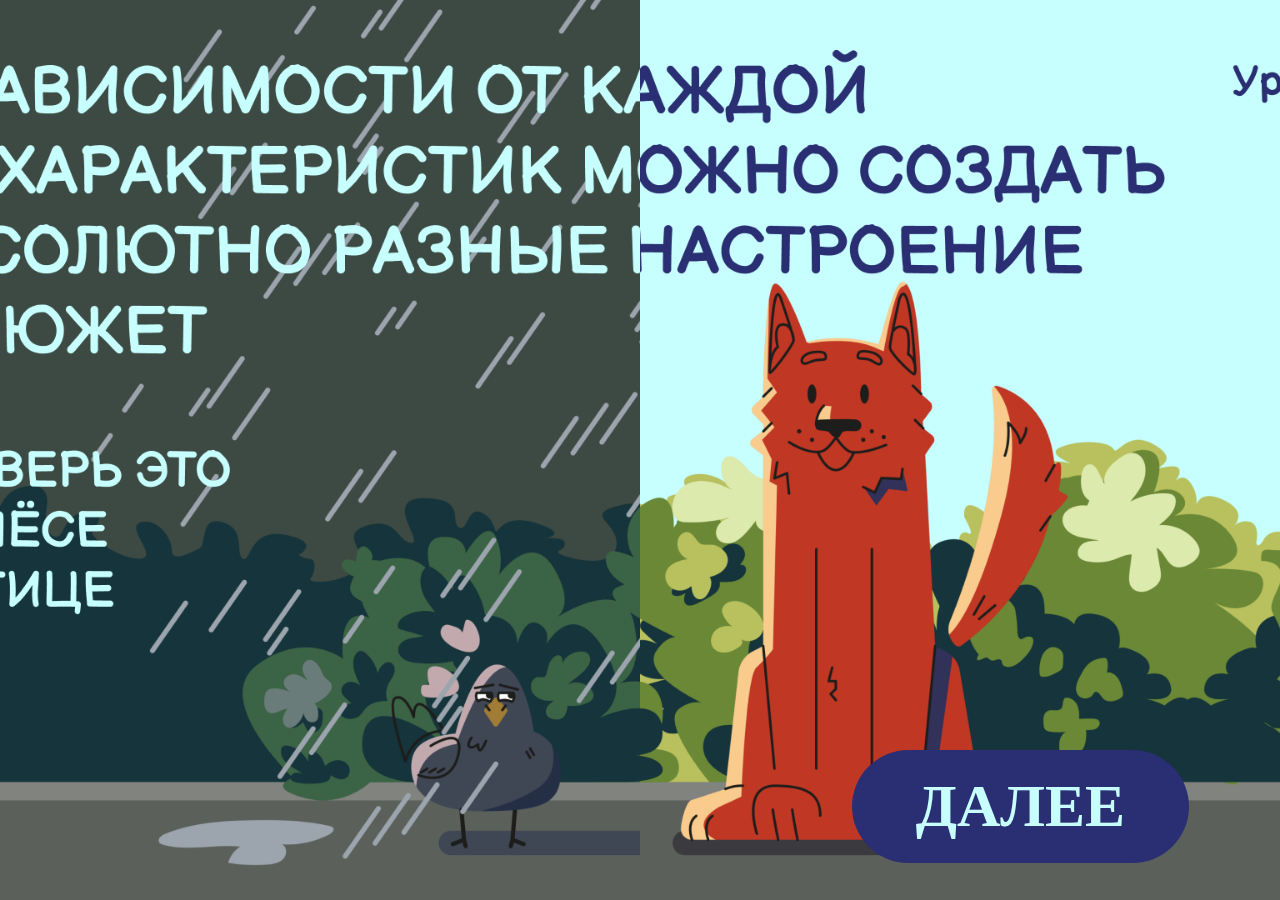
<file: color-charac-game.html>
<!DOCTYPE html>
<html lang="en">
  <head>
    <meta charset="utf-8" />
    <!-- <base href="/"> -->

    <title>Simple Starter</title>
    <meta name="description" content="Simple Starter Description" />

    <meta
      name="viewport"
      content="width=device-width, initial-scale=1.0, minimum-scale=1.0, maximum-scale=1.0, user-scalable=no"
    />

    <link rel="icon" href="images/favicon.png" />
    <meta property="og:image" content="images/preview.jpg" />
    <link rel="stylesheet" href="libs/bootstrap/css/bootstrap-reboot.min.css" />
    <link rel="stylesheet" href="libs/bootstrap/css/bootstrap-grid.min.css" />

    <link rel="stylesheet" href="css/main.css" />
    <link rel="stylesheet" href="css/media.css" />

    <link rel="stylesheet" href="css/color-charac-game.css" />

    <script src="libs/jquery/jquery-3.6.0.min.js" defer></script>

    <script src="js/color-charac-game.js" defer></script>
  </head>
  <body>
    <div class="screen">
      <div class="slider">
        <div class="slider-before">
          <img src="./images/charac/charac-5.png" alt="" />
        </div>
        <div class="slider-after">
          <img src="./images/charac/charac-4.png" alt="" />
        </div>
        <a style="text-decoration: none" href="summary.html" class="button"
          >ДАЛЕЕ</a
        >
      </div>
    </div>
  </body>

  <script>
    document.addEventListener("DOMContentLoaded", function () {
      function slider() {
        document
          .querySelector(".slider")
          .addEventListener("mousemove", (event) => {
            let x = event.offsetX;
            console.log(x);
            document.querySelector(".slider-after").style.width = x + "px";
          });
      }

      slider();
    });
  </script>
</html>
</file>
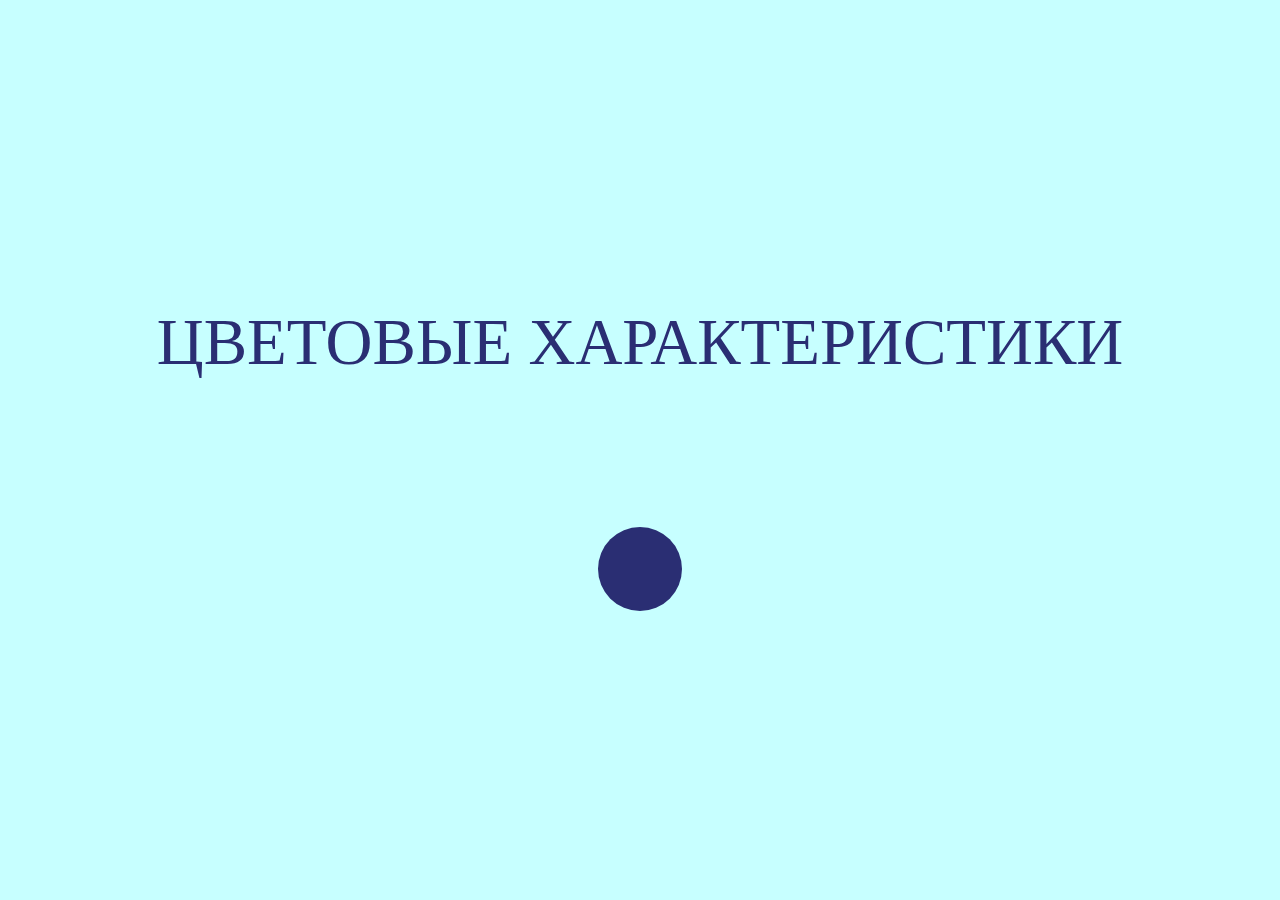
<file: color-charac.html>
<!DOCTYPE html>
<html lang="en">
  <head>
    <meta charset="utf-8" />
    <!-- <base href="/"> -->

    <title>Simple Starter</title>
    <meta name="description" content="Simple Starter Description" />

    <meta
      name="viewport"
      content="width=device-width, initial-scale=1.0, minimum-scale=1.0, maximum-scale=1.0, user-scalable=no"
    />

    <link rel="icon" href="images/favicon.png" />
    <meta property="og:image" content="images/preview.jpg" />
    <link rel="stylesheet" href="libs/bootstrap/css/bootstrap-reboot.min.css" />
    <link rel="stylesheet" href="libs/bootstrap/css/bootstrap-grid.min.css" />

    <link rel="stylesheet" href="css/main.css" />
    <link rel="stylesheet" href="css/media.css" />

    <link rel="stylesheet" href="css/color-charac.css" />

    <script src="libs/jquery/jquery-3.6.0.min.js" defer></script>

    <script src="js/color-charac.js" defer></script>
  </head>
  <body>
    <div class="screen">
      <div
        class="d-flex flex-column align-items-center justify-content-center"
        style="height: 100vh"
      >
        <div style="font-size: 65px; margin-bottom: 130px">
          ЦВЕТОВЫЕ ХАРАКТЕРИСТИКИ
        </div>
        <div
          onclick="nextPage()"
          style="
            width: 84px;
            height: 84px;
            border-radius: 100%;
            background: #2a2e73;
          "
        ></div>
      </div>
    </div>
    <div class="screen">
      <div
        class="d-flex align-items-center justify-content-center"
        style="padding: 80px; gap: 110px;"
      >
        <div style="font-size: 40px; line-height: 105%; max-width: 791px">
          <div style="margin-bottom: 44px">
            Помимо самого цвета важно знать о трёх его характеристиках:
          </div>
          <div style="margin-bottom: 44px">
            Цветовой тон — само определение цвета на спектре или цветовом круге.
            По тону мы можем определить, является ли цвет холодным (синий,
            зелёный, фиолетовый) или тёплым (красный, оранжевый, жёлтый)
          </div>
          <div style="margin-bottom: 44px">
            Светлота — то значение, которое определяет отличие цвета от чёрного
            или белого. Чем ярче цвет, тем ближе он к белому. И наоборот.
          </div>
          <div style="margin-bottom: 44px">
            Насыщенность — говорит о наличии серого в цвете. Чем больше серого
            (ахроматического) присутствует в цвете, тем он менее насыщенный
          </div>
        </div>
        <div>
          <img style="margin-bottom: 150px;" src="./images/charac/charac-1.png"></img>
          <img style="margin-bottom: 150px;" src="./images/charac/charac-2.png"></img>
          <img  src="./images/charac/charac-3.png"></img>
        </div>
      </div>
      <div class="d-flex justify-content-center" style="padding-bottom: 20px;">
        <a href="color-charac-game.html" class="button">ПЕРЕЙТИ К УПРАЖНЕНИЮ</a>
      </div>
    </div>
  </body>
</html>
</file>
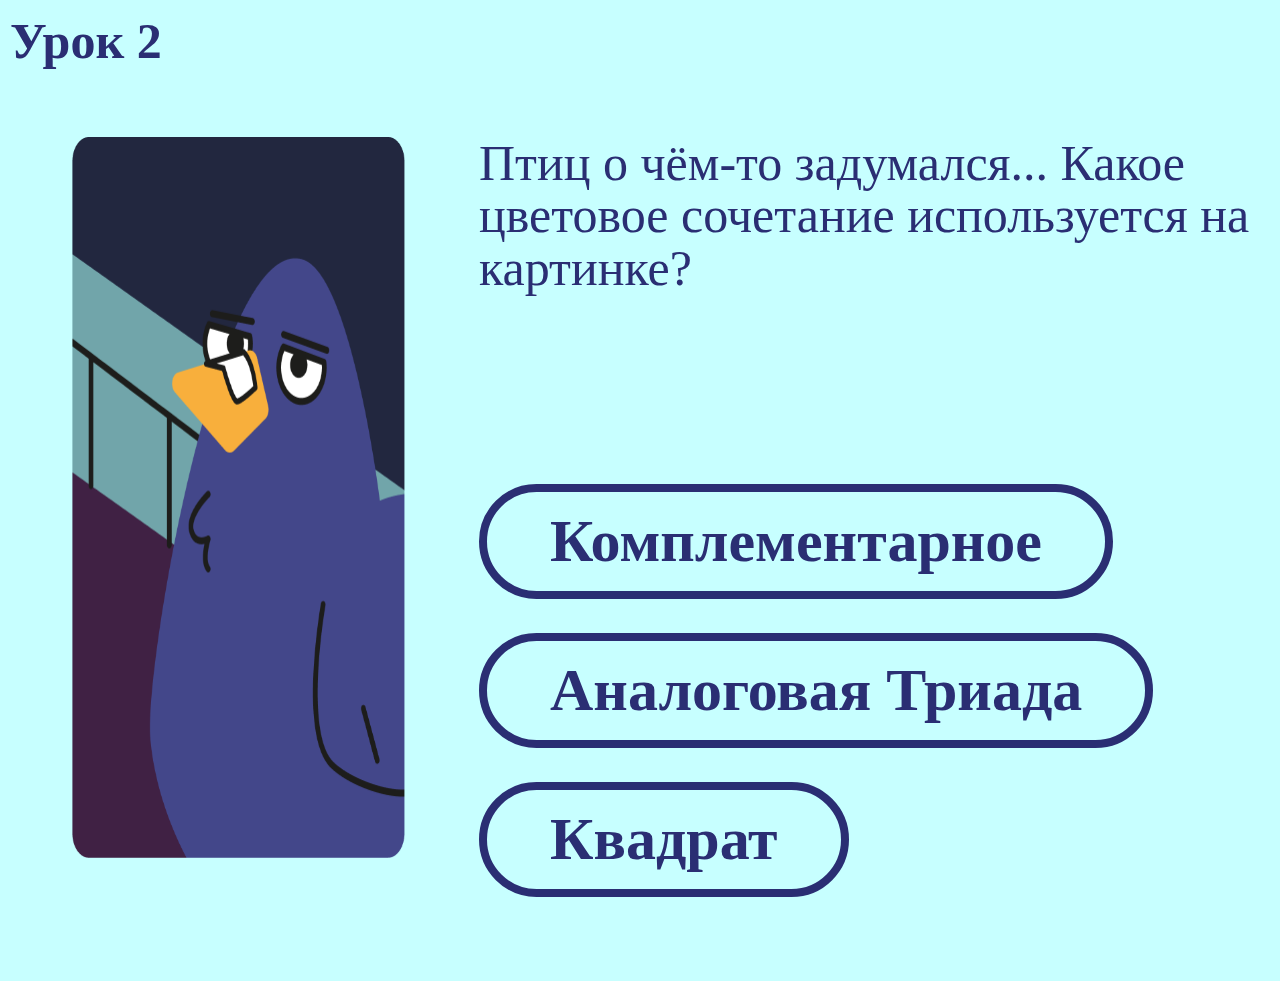
<file: color-combination-game.html>
<!DOCTYPE html>
<html lang="en">
  <head>
    <meta charset="utf-8" />
    <!-- <base href="/"> -->

    <title>Simple Starter</title>
    <meta name="description" content="Simple Starter Description" />

    <meta
      name="viewport"
      content="width=device-width, initial-scale=1.0, minimum-scale=1.0, maximum-scale=1.0, user-scalable=no"
    />

    <link rel="icon" href="images/favicon.png" />
    <meta property="og:image" content="images/preview.jpg" />
    <link rel="stylesheet" href="libs/bootstrap/css/bootstrap-reboot.min.css" />
    <link rel="stylesheet" href="libs/bootstrap/css/bootstrap-grid.min.css" />

    <link rel="stylesheet" href="css/color-combination-game.css" />

    <link rel="stylesheet" href="css/main.css" />
    <link rel="stylesheet" href="css/media.css" />

    <script src="libs/jquery/jquery-3.6.0.min.js" defer></script>

    <script src="js/color-combination-game.js" defer></script>
  </head>
  <body>
    <div class="container">
      <div class="title">Урок 2</div>
      <div class="screen">
        <div class="d-flex" style="gap: 72px; padding-left: 60px">
          <div class="img" id="dropZone" style="width: 495px; height: 721px">
            <img
              src="./images/comb-game/comb-game-1.png"
              style="width: 100%; height: 100%"
            />
          </div>
          <div style="max-width: 791px">
            <div
              style="font-size: 50px; line-height: 105%; margin-bottom: 90px"
            >
              Птиц о чём-то задумался... Какое цветовое сочетание используется
              на картинке?
            </div>
            <div
              id="label"
              class="label"
              style="font-weight: 700; font-size: 40px; margin-bottom: 34px"
            >
              Не совсем... Попробуешь еще раз?
            </div>
            <div>
              <div class="first-item">Комплементарное</div>
              <div class="first-item">Аналоговая Триада</div>
              <div class="first-item">Квадрат</div>
            </div>
            <div onclick="nextPage()" class="button">ДАЛЕЕ</div>
          </div>
        </div>
      </div>
      <div class="screen">
        <div class="d-flex" style="gap: 72px; padding-left: 60px">
          <div class="img" id="dropZone" style="width: 495px; height: 721px">
            <img
              src="./images/comb-game/comb-game-2.png"
              style="width: 100%; height: 100%"
            />
          </div>
          <div style="max-width: 791px">
            <div
              style="font-size: 50px; line-height: 105%; margin-bottom: 90px"
            >
              Птиц о чём-то задумался... Какое цветовое сочетание используется
              на картинке?
            </div>
            <div
              id="second-label"
              class="label"
              style="font-weight: 700; font-size: 40px; margin-bottom: 34px"
            >
              Не совсем... Попробуешь еще раз?
            </div>
            <div>
              <div class="second-item">Триада</div>
              <div class="second-item">Тетрада</div>
              <div class="second-item">Аналоговая триада</div>
            </div>
            <a href="color-charac.html" class="button2">К НОВОЙ ТЕМЕ</a>
          </div>
        </div>
      </div>
    </div>

    <script>
      var firstItems = document.querySelectorAll(".first-item");
      var secondItems = document.querySelectorAll(".second-item");

      const label = document.getElementById("label");
      const label2 = document.getElementById("second-label");
      const button = document.querySelector(".button");
      const button2 = document.querySelector(".button2");

      function secondHandleClick() {
        for (var i = 0; i < secondItems.length; i++) {
          var item = secondItems[i];
          item.classList.remove(
            "selected",
            "selected-success",
            "selected-error"
          );
        }

        if (this === secondItems[0]) {
          this.classList.add("selected-success");
          label2.classList.add("show-label");
          label2.textContent = "Всё выучил? Горжусь!";
          button2.classList.add("show");
        } else {
          this.classList.add("selected-error");
          label2.classList.add("show-label");
          label2.textContent = "Неверно, попробуй снова";
          button2.classList.remove("show");
        }

        for (var j = 0; j < secondItems.length; j++) {
          var otherItem = secondItems[j];
          if (otherItem !== this) {
            otherItem.classList.add("selected");
          }
        }
      }
      function handleClick() {
        for (var i = 0; i < firstItems.length; i++) {
          var item = firstItems[i];
          item.classList.remove(
            "selected",
            "selected-success",
            "selected-error"
          );
        }

        if (this === firstItems[1]) {
          this.classList.add("selected-success");
          label.classList.add("show-label");
          label.textContent = "Правильно!";
          button.classList.add("show");
        } else {
          this.classList.add("selected-error");
          label.classList.add("show-label");
          label.textContent = "Не совсем... Попробуешь еще раз?";
          button.classList.remove("show");
        }

        for (var j = 0; j < firstItems.length; j++) {
          var otherItem = firstItems[j];
          if (otherItem !== this) {
            otherItem.classList.add("selected");
          }
        }
      }

      for (var k = 0; k < firstItems.length; k++) {
        var item = firstItems[k];
        item.addEventListener("click", handleClick);
      }
      for (var k = 0; k < secondItems.length; k++) {
        var item = secondItems[k];
        item.addEventListener("click", secondHandleClick);
      }
    </script>
  </body>
</html>
</file>
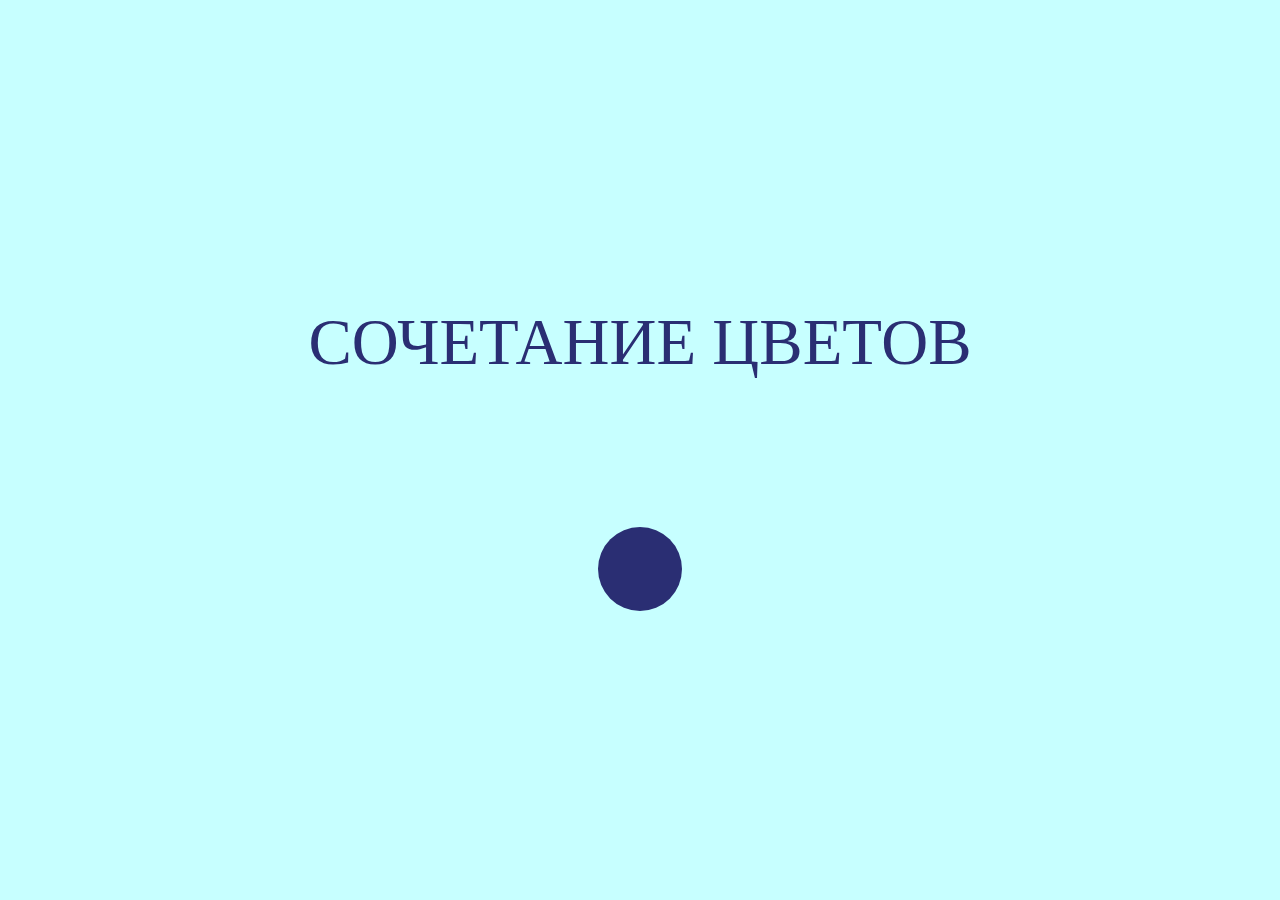
<file: color-combination.html>
<!DOCTYPE html>
<html lang="en">
  <head>
    <meta charset="utf-8" />
    <!-- <base href="/"> -->

    <title>Simple Starter</title>
    <meta name="description" content="Simple Starter Description" />

    <meta
      name="viewport"
      content="width=device-width, initial-scale=1.0, minimum-scale=1.0, maximum-scale=1.0, user-scalable=no"
    />

    <link rel="icon" href="images/favicon.png" />
    <meta property="og:image" content="images/preview.jpg" />
    <link rel="stylesheet" href="libs/bootstrap/css/bootstrap-reboot.min.css" />
    <link rel="stylesheet" href="libs/bootstrap/css/bootstrap-grid.min.css" />

    <link rel="stylesheet" href="css/main.css" />
    <link rel="stylesheet" href="css/media.css" />

    <link rel="stylesheet" href="css/color-combination.css" />

    <script src="libs/jquery/jquery-3.6.0.min.js" defer></script>

    <script src="js/color-combination.js" defer></script>
  </head>
  <body>
    <div class="screen">
      <div
        class="d-flex flex-column align-items-center justify-content-center"
        style="height: 100vh"
      >
        <div style="font-size: 65px; margin-bottom: 130px">
          СОЧЕТАНИЕ ЦВЕТОВ
        </div>
        <div
          onclick="nextPage()"
          style="
            width: 84px;
            height: 84px;
            border-radius: 100%;
            background: #2a2e73;
          "
        ></div>
      </div>
    </div>
    <div class="screen">
      <div
        class="d-flex flex-column align-items-center justify-content-center"
        style="
          min-height: 100vh;
          margin: 0 auto;
          padding: 50px 0;
          position: relative;
        "
      >
        <div style="font-size: 40px; text-align: center; max-width: 791px">
          Всю цветовую радугу принято распологать по кругу. Одним из таких стал
          известный цветовой круг Иоханесса Иттена. По этому кругу принято
          делить цвета на несколько категорий:
        </div>
        <div style="margin-top: 57px">
          <img src="./images/comb/color-comb-1.png" alt="" />
        </div>
        <div
          onclick="nextPage()"
          style="
            position: absolute;
            top: 50%;
            transform: translateY(-50%);
            right: 10%;
            cursor: pointer;
          "
        >
          <svg
            width="84"
            height="84"
            viewBox="0 0 84 84"
            fill="none"
            xmlns="http://www.w3.org/2000/svg"
          >
            <circle
              cx="42"
              cy="42"
              r="39"
              transform="rotate(-90 42 42)"
              stroke="#2A2E73"
              stroke-width="6"
            />
            <path
              d="M18 42L66 42M66 42L49.8689 26.5M66 42L49.8689 58"
              stroke="#2A2E73"
              stroke-width="6"
              stroke-linecap="round"
              stroke-linejoin="round"
            />
          </svg>
        </div>
      </div>
    </div>
    <div class="screen">
      <div
        class="d-flex justify-content-center align-items-center"
        style="
          min-height: 100vh;
          margin: 0 auto;
          padding: 50px 0;
          position: relative;
          gap: 200px;
        "
      >
        <div class="">
          <img src="./images/comb/color-comb-2.png" alt="" />
        </div>
        <div style="font-size: 40px; max-width: 791px">
          Первичные цвета — синий, жёлтый, красный. <br />
          Основные цвета, из которых можно получить все остальные
        </div>
        <div
          onclick="nextPage()"
          style="
            position: absolute;
            top: 50%;
            transform: translateY(-50%);
            right: 10%;
            cursor: pointer;
          "
        >
          <svg
            width="84"
            height="84"
            viewBox="0 0 84 84"
            fill="none"
            xmlns="http://www.w3.org/2000/svg"
          >
            <circle
              cx="42"
              cy="42"
              r="39"
              transform="rotate(-90 42 42)"
              stroke="#2A2E73"
              stroke-width="6"
            />
            <path
              d="M18 42L66 42M66 42L49.8689 26.5M66 42L49.8689 58"
              stroke="#2A2E73"
              stroke-width="6"
              stroke-linecap="round"
              stroke-linejoin="round"
            />
          </svg>
        </div>
      </div>
    </div>
    <div class="screen">
      <div
        class="d-flex justify-content-center align-items-center"
        style="
          min-height: 100vh;
          margin: 0 auto;
          padding: 50px 0;
          position: relative;
          gap: 200px;
        "
      >
        <div class="">
          <img src="./images/comb/color-comb-3.png" alt="" />
        </div>
        <div class="" style="height: 100%">
          <div style="font-size: 40px; max-width: 791px">
            Вторичные цвета — зелёный, оранжевый и фиолетовый. <br />
            Каждый из них получается при смешивании двух разных первичных
            цветов.
          </div>
          <div
            class="d-flex justify-content-between align-items-center"
            style="margin-top: 50px"
          >
            <div onclick="prevPage()">
              <svg
                width="84"
                height="84"
                viewBox="0 0 84 84"
                fill="none"
                xmlns="http://www.w3.org/2000/svg"
              >
                <circle
                  cx="42"
                  cy="42"
                  r="39"
                  transform="rotate(90 42 42)"
                  stroke="#2A2E73"
                  stroke-width="6"
                />
                <path
                  d="M66 42L18 42M18 42L34.1311 57.5M18 42L34.1311 26"
                  stroke="#2A2E73"
                  stroke-width="6"
                  stroke-linecap="round"
                  stroke-linejoin="round"
                />
              </svg>
            </div>

            <div onclick="nextPage()">
              <svg
                width="84"
                height="84"
                viewBox="0 0 84 84"
                fill="none"
                xmlns="http://www.w3.org/2000/svg"
              >
                <circle
                  cx="42"
                  cy="42"
                  r="39"
                  transform="rotate(-90 42 42)"
                  stroke="#2A2E73"
                  stroke-width="6"
                />
                <path
                  d="M18 42L66 42M66 42L49.8689 26.5M66 42L49.8689 58"
                  stroke="#2A2E73"
                  stroke-width="6"
                  stroke-linecap="round"
                  stroke-linejoin="round"
                />
              </svg>
            </div>
          </div>
        </div>
      </div>
    </div>
    <div class="screen">
      <div
        class="d-flex justify-content-center align-items-center"
        style="
          min-height: 100vh;
          margin: 0 auto;
          padding: 50px 0;
          position: relative;
          gap: 200px;
        "
      >
        <div class="">
          <img src="./images/comb/color-comb-4.png" alt="" />
        </div>
        <div class="" style="height: 100%">
          <div style="font-size: 40px; max-width: 791px">
            Третичные цвета — цвета, получаемые при смешивании первичного и
            вторичного цветов, которые находятся рядом на схеме.
          </div>
          <div
            class="d-flex justify-content-between align-items-center"
            style="margin-top: 50px"
          >
            <div onclick="prevPage()">
              <svg
                width="84"
                height="84"
                viewBox="0 0 84 84"
                fill="none"
                xmlns="http://www.w3.org/2000/svg"
              >
                <circle
                  cx="42"
                  cy="42"
                  r="39"
                  transform="rotate(90 42 42)"
                  stroke="#2A2E73"
                  stroke-width="6"
                />
                <path
                  d="M66 42L18 42M18 42L34.1311 57.5M18 42L34.1311 26"
                  stroke="#2A2E73"
                  stroke-width="6"
                  stroke-linecap="round"
                  stroke-linejoin="round"
                />
              </svg>
            </div>

            <div onclick="nextPage()">
              <svg
                width="84"
                height="84"
                viewBox="0 0 84 84"
                fill="none"
                xmlns="http://www.w3.org/2000/svg"
              >
                <circle
                  cx="42"
                  cy="42"
                  r="39"
                  transform="rotate(-90 42 42)"
                  stroke="#2A2E73"
                  stroke-width="6"
                />
                <path
                  d="M18 42L66 42M66 42L49.8689 26.5M66 42L49.8689 58"
                  stroke="#2A2E73"
                  stroke-width="6"
                  stroke-linecap="round"
                  stroke-linejoin="round"
                />
              </svg>
            </div>
          </div>
        </div>
      </div>
    </div>
    <div class="screen">
      <div
        class="d-flex align-items-center justify-content-center"
        style="min-height: 100vh; position: relative"
      >
        <div
          class="text-center"
          style="
            max-width: 791px;
            font-size: 40px;
            text-align: center;
            line-height: 105%;
          "
        >
          В цветовом круге можно также узнать основные цветовые сочетания,
          которые используются в дизайне и искусстве
        </div>
        <div
          onclick="nextPage()"
          style="
            position: absolute;
            top: 50%;
            transform: translateY(-50%);
            right: 10%;
            cursor: pointer;
          "
        >
          <svg
            width="84"
            height="84"
            viewBox="0 0 84 84"
            fill="none"
            xmlns="http://www.w3.org/2000/svg"
          >
            <circle
              cx="42"
              cy="42"
              r="39"
              transform="rotate(-90 42 42)"
              stroke="#2A2E73"
              stroke-width="6"
            />
            <path
              d="M18 42L66 42M66 42L49.8689 26.5M66 42L49.8689 58"
              stroke="#2A2E73"
              stroke-width="6"
              stroke-linecap="round"
              stroke-linejoin="round"
            />
          </svg>
        </div>
      </div>
    </div>
    <div class="screen">
      <div
        class="d-flex justify-content-center"
        style="
          min-height: 100vh;
          margin: 0 auto;
          padding: 200px 0;
          position: relative;
          gap: 200px;
        "
      >
        <div class="">
          <img src="./images/comb/color-comb-5.png" alt="" />
        </div>
        <div style="font-size: 40px; max-width: 791px">
          Комплементарное — сочетание цветов, расположенных друг напротив друга.
        </div>
        <div
          onclick="nextPage()"
          style="
            position: absolute;
            top: 50%;
            transform: translateY(-50%);
            right: 10%;
            cursor: pointer;
          "
        >
          <svg
            width="84"
            height="84"
            viewBox="0 0 84 84"
            fill="none"
            xmlns="http://www.w3.org/2000/svg"
          >
            <circle
              cx="42"
              cy="42"
              r="39"
              transform="rotate(-90 42 42)"
              stroke="#2A2E73"
              stroke-width="6"
            />
            <path
              d="M18 42L66 42M66 42L49.8689 26.5M66 42L49.8689 58"
              stroke="#2A2E73"
              stroke-width="6"
              stroke-linecap="round"
              stroke-linejoin="round"
            />
          </svg>
        </div>
      </div>
    </div>
    <div class="screen">
      <div
        class="d-flex justify-content-center align-items-center"
        style="
          min-height: 100vh;
          margin: 0 auto;
          padding: 50px 0;
          position: relative;
          gap: 200px;
        "
      >
        <div class="">
          <img src="./images/comb/color-comb-6t.png" alt="" />
        </div>
        <div class="" style="height: 100%">
          <div style="font-size: 40px; max-width: 791px">
            Триада — сочетание цветов, расположенных по углам равностороннего
            треугольника
          </div>
          <div
            class="d-flex justify-content-between align-items-center"
            style="margin-top: 50px"
          >
            <div onclick="prevPage()">
              <svg
                width="84"
                height="84"
                viewBox="0 0 84 84"
                fill="none"
                xmlns="http://www.w3.org/2000/svg"
              >
                <circle
                  cx="42"
                  cy="42"
                  r="39"
                  transform="rotate(90 42 42)"
                  stroke="#2A2E73"
                  stroke-width="6"
                />
                <path
                  d="M66 42L18 42M18 42L34.1311 57.5M18 42L34.1311 26"
                  stroke="#2A2E73"
                  stroke-width="6"
                  stroke-linecap="round"
                  stroke-linejoin="round"
                />
              </svg>
            </div>

            <div onclick="nextPage()">
              <svg
                width="84"
                height="84"
                viewBox="0 0 84 84"
                fill="none"
                xmlns="http://www.w3.org/2000/svg"
              >
                <circle
                  cx="42"
                  cy="42"
                  r="39"
                  transform="rotate(-90 42 42)"
                  stroke="#2A2E73"
                  stroke-width="6"
                />
                <path
                  d="M18 42L66 42M66 42L49.8689 26.5M66 42L49.8689 58"
                  stroke="#2A2E73"
                  stroke-width="6"
                  stroke-linecap="round"
                  stroke-linejoin="round"
                />
              </svg>
            </div>
          </div>
        </div>
      </div>
    </div>
    <div class="screen">
      <div
        class="d-flex justify-content-center align-items-center"
        style="
          min-height: 100vh;
          margin: 0 auto;
          padding: 50px 0;
          position: relative;
          gap: 200px;
        "
      >
        <div class="">
          <img src="./images/comb/color-comb-7.png" alt="" />
        </div>
        <div class="" style="height: 100%">
          <div style="font-size: 40px; max-width: 791px">
            Контрастная триада — сочетание цветов, в котором к одному цвету
            берут два соседних противоположного цвета.
          </div>
          <div
            class="d-flex justify-content-between align-items-center"
            style="margin-top: 50px"
          >
            <div onclick="prevPage()">
              <svg
                width="84"
                height="84"
                viewBox="0 0 84 84"
                fill="none"
                xmlns="http://www.w3.org/2000/svg"
              >
                <circle
                  cx="42"
                  cy="42"
                  r="39"
                  transform="rotate(90 42 42)"
                  stroke="#2A2E73"
                  stroke-width="6"
                />
                <path
                  d="M66 42L18 42M18 42L34.1311 57.5M18 42L34.1311 26"
                  stroke="#2A2E73"
                  stroke-width="6"
                  stroke-linecap="round"
                  stroke-linejoin="round"
                />
              </svg>
            </div>

            <div onclick="nextPage()">
              <svg
                width="84"
                height="84"
                viewBox="0 0 84 84"
                fill="none"
                xmlns="http://www.w3.org/2000/svg"
              >
                <circle
                  cx="42"
                  cy="42"
                  r="39"
                  transform="rotate(-90 42 42)"
                  stroke="#2A2E73"
                  stroke-width="6"
                />
                <path
                  d="M18 42L66 42M66 42L49.8689 26.5M66 42L49.8689 58"
                  stroke="#2A2E73"
                  stroke-width="6"
                  stroke-linecap="round"
                  stroke-linejoin="round"
                />
              </svg>
            </div>
          </div>
        </div>
      </div>
    </div>
    <div class="screen">
      <div
        class="d-flex justify-content-center align-items-center"
        style="
          min-height: 100vh;
          margin: 0 auto;
          padding: 50px 0;
          position: relative;
          gap: 200px;
        "
      >
        <div class="">
          <img src="./images/comb/color-comb-8.png" alt="" />
        </div>
        <div class="" style="height: 100%">
          <div style="font-size: 40px; max-width: 791px">
            Аналоговая триада — сочетание трёх соседних цветов.
          </div>
          <div
            class="d-flex justify-content-between align-items-center"
            style="margin-top: 50px"
          >
            <div onclick="prevPage()">
              <svg
                width="84"
                height="84"
                viewBox="0 0 84 84"
                fill="none"
                xmlns="http://www.w3.org/2000/svg"
              >
                <circle
                  cx="42"
                  cy="42"
                  r="39"
                  transform="rotate(90 42 42)"
                  stroke="#2A2E73"
                  stroke-width="6"
                />
                <path
                  d="M66 42L18 42M18 42L34.1311 57.5M18 42L34.1311 26"
                  stroke="#2A2E73"
                  stroke-width="6"
                  stroke-linecap="round"
                  stroke-linejoin="round"
                />
              </svg>
            </div>

            <div onclick="nextPage()">
              <svg
                width="84"
                height="84"
                viewBox="0 0 84 84"
                fill="none"
                xmlns="http://www.w3.org/2000/svg"
              >
                <circle
                  cx="42"
                  cy="42"
                  r="39"
                  transform="rotate(-90 42 42)"
                  stroke="#2A2E73"
                  stroke-width="6"
                />
                <path
                  d="M18 42L66 42M66 42L49.8689 26.5M66 42L49.8689 58"
                  stroke="#2A2E73"
                  stroke-width="6"
                  stroke-linecap="round"
                  stroke-linejoin="round"
                />
              </svg>
            </div>
          </div>
        </div>
      </div>
    </div>
    <div class="screen">
      <div
        class="d-flex justify-content-center align-items-center"
        style="
          min-height: 100vh;
          margin: 0 auto;
          padding: 50px 0;
          position: relative;
          gap: 200px;
        "
      >
        <div class="">
          <img src="./images/comb/color-comb-9.png" alt="" />
        </div>
        <div class="" style="height: 100%">
          <div style="font-size: 40px; max-width: 791px">
            Квадрат — сочетание цветов, расположенных по углам квадрата.
          </div>
          <div
            class="d-flex justify-content-between align-items-center"
            style="margin-top: 50px"
          >
            <div onclick="prevPage()">
              <svg
                width="84"
                height="84"
                viewBox="0 0 84 84"
                fill="none"
                xmlns="http://www.w3.org/2000/svg"
              >
                <circle
                  cx="42"
                  cy="42"
                  r="39"
                  transform="rotate(90 42 42)"
                  stroke="#2A2E73"
                  stroke-width="6"
                />
                <path
                  d="M66 42L18 42M18 42L34.1311 57.5M18 42L34.1311 26"
                  stroke="#2A2E73"
                  stroke-width="6"
                  stroke-linecap="round"
                  stroke-linejoin="round"
                />
              </svg>
            </div>

            <div onclick="nextPage()">
              <svg
                width="84"
                height="84"
                viewBox="0 0 84 84"
                fill="none"
                xmlns="http://www.w3.org/2000/svg"
              >
                <circle
                  cx="42"
                  cy="42"
                  r="39"
                  transform="rotate(-90 42 42)"
                  stroke="#2A2E73"
                  stroke-width="6"
                />
                <path
                  d="M18 42L66 42M66 42L49.8689 26.5M66 42L49.8689 58"
                  stroke="#2A2E73"
                  stroke-width="6"
                  stroke-linecap="round"
                  stroke-linejoin="round"
                />
              </svg>
            </div>
          </div>
        </div>
      </div>
    </div>
    <div class="screen">
      <div
        class="d-flex justify-content-center align-items-center"
        style="
          min-height: 100vh;
          margin: 0 auto;
          padding: 50px 0;
          position: relative;
          gap: 200px;
        "
      >
        <div class="">
          <img src="./images/comb/color-comb-10.png" alt="" />
        </div>
        <div class="" style="height: 100%">
          <div style="font-size: 40px; max-width: 791px">
            Тетрада — сочетание цветов, расположенных по углам прямоугольника.
          </div>
          <div
            class="d-flex justify-content-between align-items-center"
            style="margin-top: 50px; margin-bottom: 75px"
          >
            <div onclick="prevPage()">
              <svg
                width="84"
                height="84"
                viewBox="0 0 84 84"
                fill="none"
                xmlns="http://www.w3.org/2000/svg"
              >
                <circle
                  cx="42"
                  cy="42"
                  r="39"
                  transform="rotate(90 42 42)"
                  stroke="#2A2E73"
                  stroke-width="6"
                />
                <path
                  d="M66 42L18 42M18 42L34.1311 57.5M18 42L34.1311 26"
                  stroke="#2A2E73"
                  stroke-width="6"
                  stroke-linecap="round"
                  stroke-linejoin="round"
                />
              </svg>
            </div>
          </div>
          <div style="font-size: 40px; margin-bottom: 39px">
            Ну а теперь настало время практики!
          </div>
          <a
            href="/color-combination-game.html"
            style="text-decoration: none; font-size: 40px"
            class="button-big"
            >ПЕРЕЙТИ К УПРАЖНЕНИЮ</a
          >
        </div>
      </div>
    </div>
  </body>
</html>
</file>
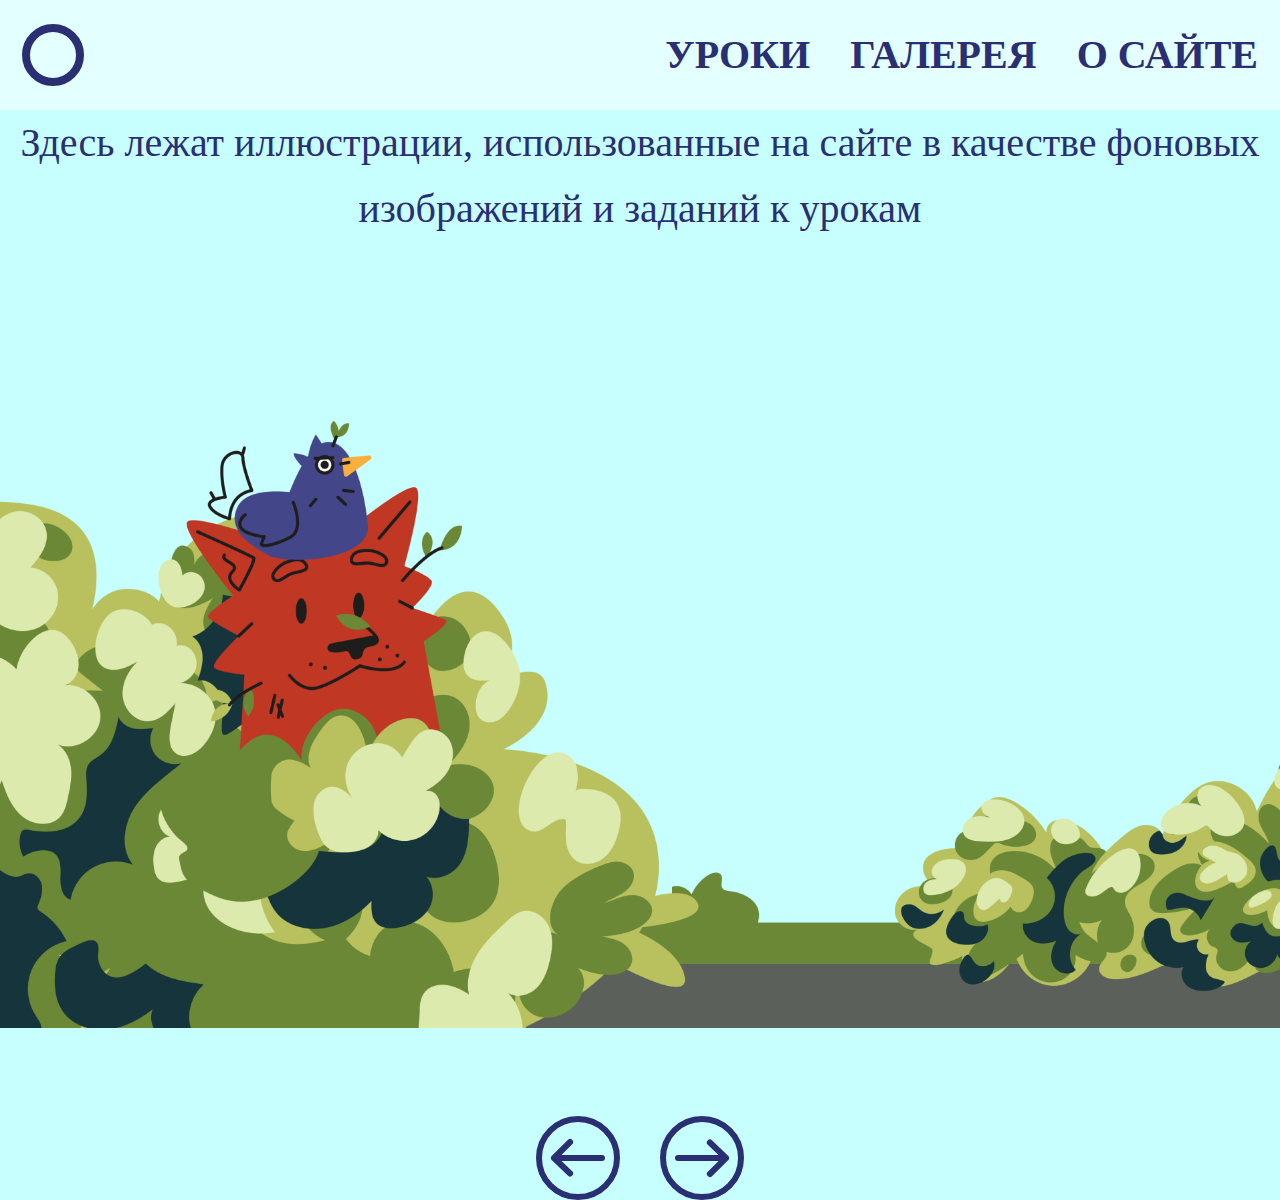
<file: gallery.html>
<!DOCTYPE html>
<html>
  <head>
    <meta charset="utf-8" />
    <!-- <base href="/"> -->

    <title>Simple Starter</title>
    <meta name="description" content="Simple Starter Description" />

    <meta
      name="viewport"
      content="width=device-width, initial-scale=1.0, minimum-scale=1.0, maximum-scale=1.0, user-scalable=no"
    />

    <link rel="icon" href="images/favicon.png" />
    <meta property="og:image" content="images/preview.jpg" />
    <link rel="stylesheet" href="libs/bootstrap/css/bootstrap-reboot.min.css" />
    <link rel="stylesheet" href="libs/bootstrap/css/bootstrap-grid.min.css" />

    <link rel="stylesheet" href="css/main.css" />
    <link rel="stylesheet" href="css/media.css" />

    <script src="libs/jquery/jquery-3.6.0.min.js" defer></script>

    <script src="js/common.js" defer></script>

    <style>
      #slider img {
        display: none;
        max-height: 722px;
      }

      #slider img.active {
        display: block;
      }
    </style>
  </head>

  <body>
    <div class="navbar">
      <div class="navbar-container">
        <a href="main.html" class="navbar-button">
          <svg
            width="62"
            height="62"
            viewBox="0 0 62 62"
            fill="none"
            xmlns="http://www.w3.org/2000/svg"
          >
            <circle cx="31" cy="31" r="27" stroke="#2A2E73" stroke-width="8" />
          </svg>
        </a>
        <div class="navbar-items">
          <a href="/games.html" class="navbar-items__item">УРОКИ</a>
          <a href="/gallery.html" class="navbar-items__item">ГАЛЕРЕЯ</a>
          <a href="/about.html" class="navbar-items__item">О САЙТЕ</a>
        </div>
      </div>
    </div>
    <div
      style="
        text-align: center;
        font-size: 40px;
        max-width: 1800px;
        margin: 0 auto 64px;
      "
    >
      Здесь лежат иллюстрации, использованные на сайте в качестве фоновых
      изображений и заданий к урокам
    </div>
    <div style="margin: 0 auto 88px">
      <div
        id="slider"
        style="overflow: hidden"
        class="d-flex justify-content-center"
      >
        <img
          class="active"
          style="object-fit: cover; object-position: center"
          src="./images/color-associations-bg.png"
          alt=""
        />
        <img
          style="object-fit: cover; object-position: center"
          src="./images/main-page-bg.png"
          alt=""
        />
        <img
          style="object-fit: cover; object-position: center"
          src="./images/comb-game/comb-game-1.png"
          alt=""
        />
        <img
          style="object-fit: cover; object-position: center"
          src="./images/comb-game/comb-game-2.png"
          alt=""
        />
        <img
          style="object-fit: cover; object-position: center"
          src="./images/assoc/game-1.png"
          alt=""
        />
        <img
          style="object-fit: cover; object-position: center"
          src="./images/assoc/game-2.png"
          alt=""
        />
        <img
          style="object-fit: cover; object-position: center"
          src="./images/assoc/game-3.png"
          alt=""
        />
        <img
          style="object-fit: cover; object-position: center"
          src="./images/assoc/game-4.png"
          alt=""
        />
        <img
          style="object-fit: cover; object-position: center"
          src="./images/image-1.png"
          alt=""
        />
        <img
          style="object-fit: cover; object-position: center"
          src="./images/image-2.png"
          alt=""
        />
      </div>
    </div>
    <div
      class="d-flex align-items-center justify-content-center"
      style="gap: 40px"
    >
      <div style="cursor: pointer" id="prevButton">
        <svg
          width="84"
          height="84"
          viewBox="0 0 84 84"
          fill="none"
          xmlns="http://www.w3.org/2000/svg"
        >
          <circle
            cx="42"
            cy="42"
            r="39"
            transform="rotate(90 42 42)"
            stroke="#2A2E73"
            stroke-width="6"
          />
          <path
            d="M66 42L18 42M18 42L34.1311 57.5M18 42L34.1311 26"
            stroke="#2A2E73"
            stroke-width="6"
            stroke-linecap="round"
            stroke-linejoin="round"
          />
        </svg>
      </div>
      <div style="cursor: pointer" id="nextButton">
        <svg
          width="84"
          height="84"
          viewBox="0 0 84 84"
          fill="none"
          xmlns="http://www.w3.org/2000/svg"
        >
          <circle
            cx="42"
            cy="42"
            r="39"
            transform="rotate(-90 42 42)"
            stroke="#2A2E73"
            stroke-width="6"
          />
          <path
            d="M18 42L66 42M66 42L49.8689 26.5M66 42L49.8689 58"
            stroke="#2A2E73"
            stroke-width="6"
            stroke-linecap="round"
            stroke-linejoin="round"
          />
        </svg>
      </div>
    </div>
  </body>

  <script>
    var images = document.querySelectorAll("#slider img");
    var prevButton = document.getElementById("prevButton");
    var nextButton = document.getElementById("nextButton");
    var currentIndex = 0;

    function showImage(index) {
      for (var i = 0; i < images.length; i++) {
        images[i].classList.remove("active");
      }
      images[index].classList.add("active");
    }

    prevButton.addEventListener("click", function () {
      currentIndex = (currentIndex - 1 + images.length) % images.length;
      showImage(currentIndex);
    });

    nextButton.addEventListener("click", function () {
      currentIndex = (currentIndex + 1) % images.length;
      showImage(currentIndex);
    });

    // Show the initial image
    showImage(currentIndex);
  </script>
</html>
</file>
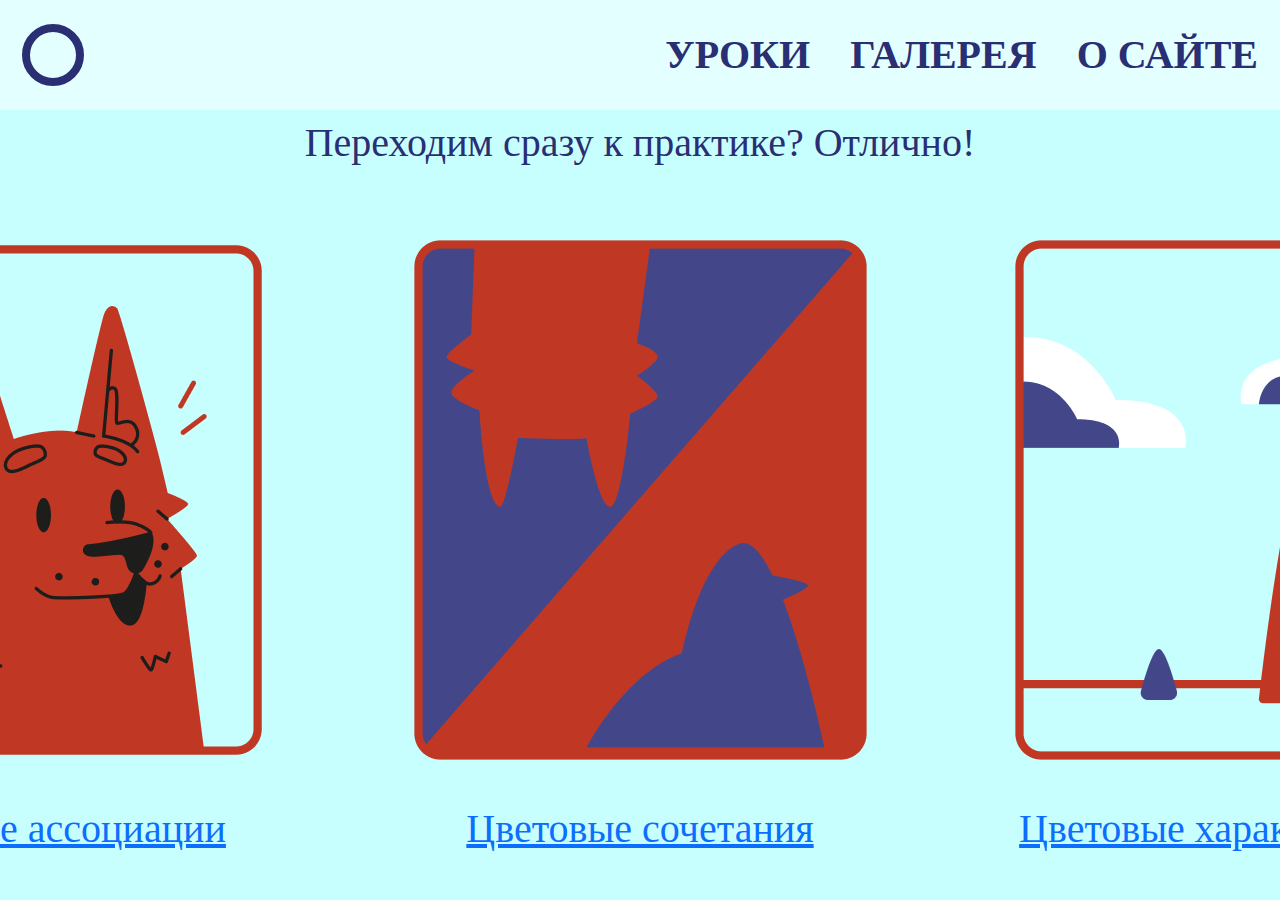
<file: games.html>
<!DOCTYPE html>
<html>
  <head>
    <meta charset="utf-8" />
    <!-- <base href="/"> -->

    <title>Simple Starter</title>
    <meta name="description" content="Simple Starter Description" />

    <meta
      name="viewport"
      content="width=device-width, initial-scale=1.0, minimum-scale=1.0, maximum-scale=1.0, user-scalable=no"
    />

    <link rel="icon" href="images/favicon.png" />
    <meta property="og:image" content="images/preview.jpg" />
    <link rel="stylesheet" href="libs/bootstrap/css/bootstrap-reboot.min.css" />
    <link rel="stylesheet" href="libs/bootstrap/css/bootstrap-grid.min.css" />

    <link rel="stylesheet" href="css/main.css" />
    <link rel="stylesheet" href="css/media.css" />

    <script src="libs/jquery/jquery-3.6.0.min.js" defer></script>

    <script src="js/common.js" defer></script>
  </head>

  <body>
    <div class="navbar">
      <div class="navbar-container">
        <a href="main.html" class="navbar-button">
          <svg
            width="62"
            height="62"
            viewBox="0 0 62 62"
            fill="none"
            xmlns="http://www.w3.org/2000/svg"
          >
            <circle cx="31" cy="31" r="27" stroke="#2A2E73" stroke-width="8" />
          </svg>
        </a>
        <div class="navbar-items">
          <a href="/games.html" class="navbar-items__item">УРОКИ</a>
          <a href="/gallery.html" class="navbar-items__item">ГАЛЕРЕЯ</a>
          <a href="/about.html" class="navbar-items__item">О САЙТЕ</a>
        </div>
      </div>
    </div>
    <div
      style="
        text-align: center;
        font-size: 40px;
        max-width: 1800px;
        margin: 0 auto 64px;
      "
    >
      Переходим сразу к практике? Отлично!
    </div>
    <div
      class="d-flex align-items-center justify-content-center"
      style="gap: 146px"
    >
      <a href="color-associations.html">
        <div style="width: 455px; height: 521px">
          <img
            style="
              width: 100%;
              height: 100%;
              object-fit: cover;
              object-position: center;
            "
            src="./images/games/1.png"
            alt=""
          />
        </div>
        <div style="margin-top: 35px; text-align: center; font-size: 40px">
          Цветовые ассоциации
        </div>
      </a>
      <a href="color-combination.html">
        <div style="width: 455px; height: 521px">
          <img
            style="
              width: 100%;
              height: 100%;
              object-fit: cover;
              object-position: center;
            "
            src="./images/games/2.png"
            alt=""
          />
        </div>
        <div style="margin-top: 35px; text-align: center; font-size: 40px">
          Цветовые сочетания
        </div>
      </a>
      <a href="color-charac.html">
        <div style="width: 455px; height: 521px">
          <img
            style="
              width: 100%;
              height: 100%;
              object-fit: cover;
              object-position: center;
            "
            src="./images/games/3.png"
            alt=""
          />
        </div>
        <div
          style="
            margin-top: 35px;
            text-align: center;
            font-size: 40px;
            white-space: nowrap;
          "
        >
          Цветовые характеристики
        </div>
      </a>
    </div>
  </body>
</html>
</file>
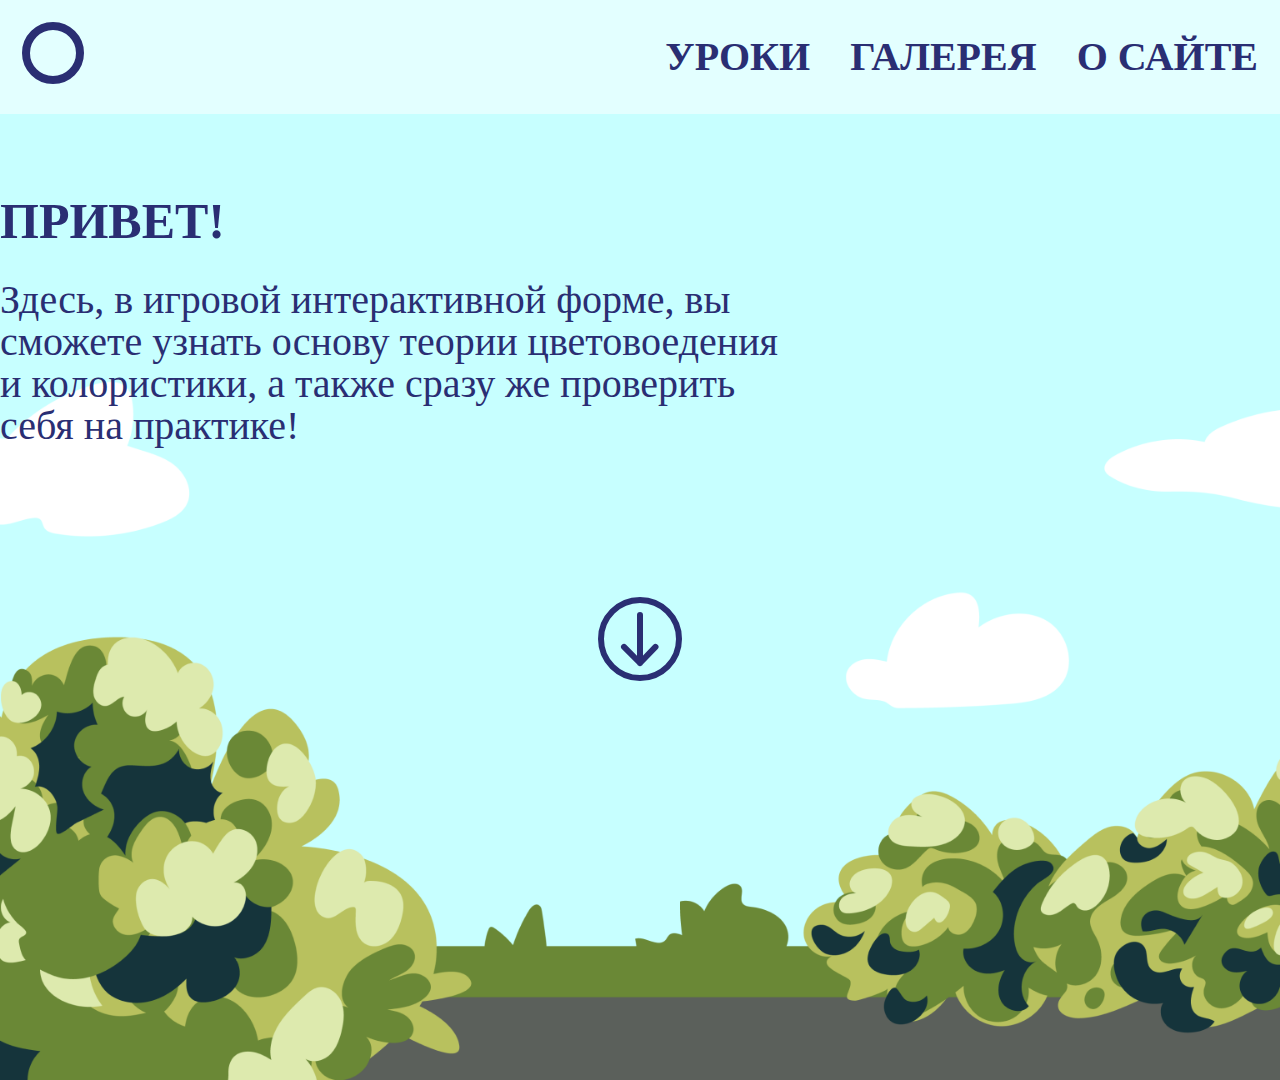
<file: main.html>
<!DOCTYPE html>
<html>
  <head>
    <meta charset="utf-8" />
    <!-- <base href="/"> -->

    <title>Simple Starter</title>
    <meta name="description" content="Simple Starter Description" />

    <meta
      name="viewport"
      content="width=device-width, initial-scale=1.0, minimum-scale=1.0, maximum-scale=1.0, user-scalable=no"
    />

    <link rel="icon" href="images/favicon.png" />
    <meta property="og:image" content="images/preview.jpg" />

    <link rel="stylesheet" href="css/main.css" />
    <link rel="stylesheet" href="css/media.css" />

    <script src="libs/jquery/jquery-3.6.0.min.js" defer></script>

    <script src="js/common.js" defer></script>
    <style>
      .navbar {
        padding: 22px;
        background: rgba(227, 255, 255, 1);
      }
      .navbar .navbar-container {
        max-width: 1320px;
        display: flex;
        justify-content: space-between;
        align-items: center;
        margin: 0 auto;
      }
      .navbar .navbar-items {
        display: flex;
        align-items: center;
        gap: 40px;
      }
      .navbar .navbar-items .navbar-items__item {
        color: rgba(42, 46, 115, 1);
        font-weight: 700;
        font-size: 40px;
        text-decoration: none;
      }

      .main {
        background-image: url("./images/main-page-bg.png");
        background-repeat: no-repeat;
        background-size: cover;
        background-position: center;
        min-height: 100vh;
      }
      .main-container {
        max-width: 1320px;
        margin: 66px auto 0;
      }
      .title {
        font-weight: 700;
        font-size: 50px;
        margin-bottom: 16px;
      }
      .text {
        max-width: 792px;
        font-size: 40px;
        line-height: 42px;
        margin-bottom: 150px;
      }
      .main-button {
        width: 100%;
        display: flex;
        justify-content: center;
      }
    </style>
  </head>

  <body class="main-page">
    <div class="navbar">
      <div class="navbar-container">
        <div class="navbar-button">
          <svg
            width="62"
            height="62"
            viewBox="0 0 62 62"
            fill="none"
            xmlns="http://www.w3.org/2000/svg"
          >
            <circle cx="31" cy="31" r="27" stroke="#2A2E73" stroke-width="8" />
          </svg>
        </div>
        <div class="navbar-items">
          <a href="/games.html" class="navbar-items__item">УРОКИ</a>
          <a href="/gallery.html" class="navbar-items__item">ГАЛЕРЕЯ</a>
          <a href="/about.html" class="navbar-items__item">О САЙТЕ</a>
        </div>
      </div>
    </div>
    <div class="main">
      <div class="main-container">
        <div class="title">ПРИВЕТ!</div>
        <div class="text">
          Здесь, в игровой интерактивной форме, вы сможете узнать основу теории
          цветовоедения и колористики, а также сразу же проверить себя на
          практике!
        </div>
        <a href="/color-associations.html" class="main-button">
          <svg
            width="84"
            height="84"
            viewBox="0 0 84 84"
            fill="none"
            xmlns="http://www.w3.org/2000/svg"
          >
            <circle cx="42" cy="42" r="39" stroke="#2A2E73" stroke-width="6" />
            <path
              d="M42 18V66M42 66L57.5 49.8689M42 66L26 49.8689"
              stroke="#2A2E73"
              stroke-width="6"
              stroke-linecap="round"
              stroke-linejoin="round"
            />
          </svg>
        </a>
      </div>
    </div>
    <script>
      localStorage.clear();
    </script>
  </body>
</html>
</file>
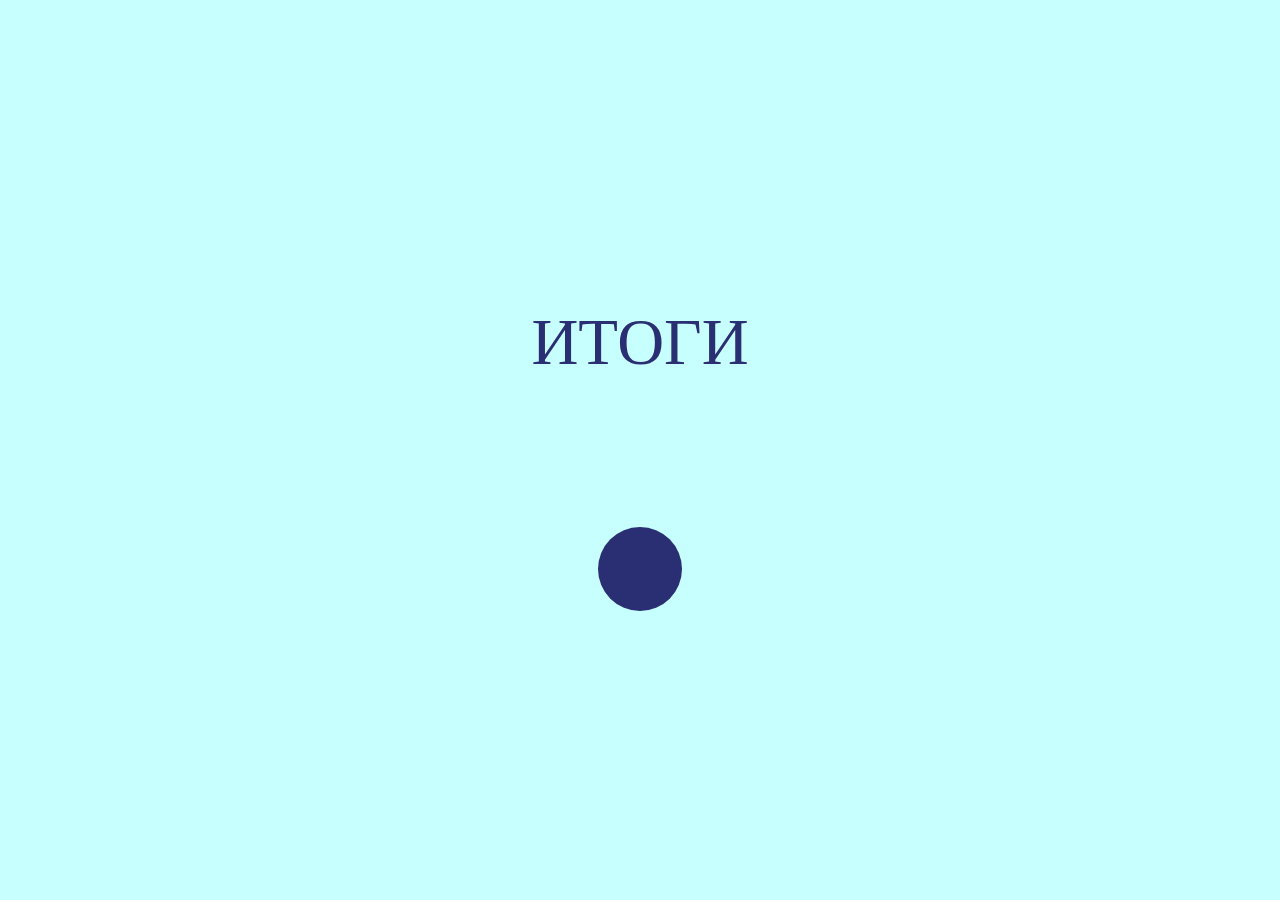
<file: summary.html>
<!DOCTYPE html>
<html lang="en">
  <head>
    <meta charset="utf-8" />
    <!-- <base href="/"> -->

    <title>Simple Starter</title>
    <meta name="description" content="Simple Starter Description" />

    <meta
      name="viewport"
      content="width=device-width, initial-scale=1.0, minimum-scale=1.0, maximum-scale=1.0, user-scalable=no"
    />

    <link rel="icon" href="images/favicon.png" />
    <meta property="og:image" content="images/preview.jpg" />
    <link rel="stylesheet" href="libs/bootstrap/css/bootstrap-reboot.min.css" />
    <link rel="stylesheet" href="libs/bootstrap/css/bootstrap-grid.min.css" />

    <link rel="stylesheet" href="css/main.css" />
    <link rel="stylesheet" href="css/media.css" />
    <link rel="stylesheet" href="css/summary.css" />

    <script src="libs/jquery/jquery-3.6.0.min.js" defer></script>
    <script src="js/summary.js" defer></script>
  </head>
  <body>
    <div class="screen">
      <div
        class="d-flex flex-column align-items-center justify-content-center"
        style="height: 100vh"
      >
        <div style="font-size: 65px; margin-bottom: 130px">ИТОГИ</div>
        <div
          onclick="nextPage()"
          style="
            width: 84px;
            height: 84px;
            border-radius: 100%;
            background: #2a2e73;
          "
        ></div>
      </div>
    </div>
    <div class="screen">
      <div
        class="d-flex flex-column align-items-center justify-content-center"
        style="height: 100vh"
      >
        <div
          style="
            font-size: 40px;
            margin-bottom: 130px;
            line-height: 105%;
            max-width: 792px;
            text-align: center;
          "
        >
          За время, проведённое на сайте мы смогли узнать, что такое цвет, его
          непростую роль в понимании окружающего мира и основы цветоведения...
        </div>
        <div
          onclick="nextPage()"
          style="
            width: 84px;
            height: 84px;
            border-radius: 100%;
            background: #2a2e73;
          "
        ></div>
      </div>
    </div>
    <div class="screen">
      <div
        class="d-flex flex-column align-items-center justify-content-center"
        style="height: 100vh; position: relative"
      >
        <div
          style="
            position: absolute;
            right: 0;
            top: 50%;
            transform: translateY(-50%);
          "
        >
          <img src="./images/summary-1.png" alt="" />
        </div>
        <div style="position: absolute; left: 0; top: 50%">
          <img src="./images/summary-2.png" alt="" />
        </div>
        <div style="font-size: 40px; margin-bottom: 88px">
          И кроме этого вы завели новых друзей!
        </div>
        <div
          style="
            font-size: 40px;
            text-align: center;
            line-height: 105%;
            margin-bottom: 80px;
          "
        >
          Обязательно погуляем ещё! <br />Спасибо за время!
        </div>
        <a
          href="main.html"
          style="position: relative; z-index: 2"
          class="button"
          >ГЛАВНЫЙ ЭКРАН</a
        >
      </div>
    </div>
  </body>
</html>
</file>
<file: css/main.css>
/* USER VARIABLES SECTION */

:root {
  --accent: orange;
  --text: #333;
  --regular-text: 16px;
  --lineheight: 1.65;
  --userfont: roboto-st, sans-serif;
  --systemfont: -apple-system, BlinkMacSystemFont, Arial, sans-serif;
}

/* BOOTSTRAP SETTINGS SECTION */

/* gutter 20px (10px + 10px). Comment this code for default gutter start at 1.5rem (24px) wide. */
.container,
.container-fluid,
.container-lg,
.container-md,
.container-sm,
.container-xl,
.container-xxl {
  --bs-gutter-x: 0.625rem;
}
.row,
.row > * {
  --bs-gutter-x: 1.25rem;
}

/* FONTS LOAD SECTION */

@import url("https://fonts.googleapis.com/css2?family=Balsamiq+Sans:ital,wght@0,400;0,700;1,400;1,700&display=swap");

@font-face {
  src: url("../fonts/roboto-regular-webfont.woff2") format("woff2");
  font-family: "roboto-st";
  font-weight: 400;
  font-style: normal;
}
@font-face {
  src: url("../fonts/roboto-italic-webfont.woff2") format("woff2");
  font-family: "roboto-st";
  font-weight: 400;
  font-style: italic;
}
@font-face {
  src: url("../fonts/roboto-bold-webfont.woff2") format("woff2");
  font-family: "roboto-st";
  font-weight: 700;
  font-style: normal;
}
@font-face {
  src: url("../fonts/roboto-bolditalic-webfont.woff2") format("woff2");
  font-family: "roboto-st";
  font-weight: 700;
  font-style: italic;
}

/* GENERAL CSS SETTINGS */

::placeholder {
  color: #666;
}
::selection {
  background-color: var(--accent);
  color: #fff;
}
input,
textarea {
  outline: none;
}
input:focus:required:invalid,
textarea:focus:required:invalid {
  border-color: red;
}
input:required:valid,
textarea:required:valid {
  border-color: green;
}

* {
  margin: 0;
  padding: 0;

  font-family: "Balsamiq Sans", cursive;
}

body {
  font-size: var(--regular-text);
  line-height: var(--lineheight);
  color: rgba(42, 46, 115, 1);

  min-width: 320px;
  position: relative;
  overflow-x: hidden;
  background: rgba(199, 255, 255, 1);
}

/* USER STYLES */

.image {
  max-width: 100%;
  margin-bottom: var(--bs-gutter-x);
  border-radius: 4px;
}

.accent {
  color: var(--accent);
  font-weight: bold;
}
.navbar {
  padding: 22px;
  background: rgba(227, 255, 255, 1);
}
.navbar .navbar-container {
  max-width: 1320px;
  display: flex;
  justify-content: space-between;
  align-items: center;
  margin: 0 auto;
}
.navbar .navbar-items {
  display: flex;
  align-items: center;
  gap: 40px;
}
.navbar .navbar-items .navbar-items__item {
  color: rgba(42, 46, 115, 1);
  font-weight: 700;
  font-size: 40px;
  text-decoration: none;
}
</file>
<file: css/media.css>
/* === DESKTOP FIRST === */

/* xl <= Extra extra large (xxl) */
@media (max-width : 1400px) {

}

/* lg <= Extra large (xl) */
@media (max-width : 1200px) {

}

/* md <= Large (lg) */
@media (max-width : 992px) {

}

/* sm <= Medium (md) */
@media (max-width : 768px) {

}

/* xs <= Small (sm) */
@media (max-width : 576px) {

}


/* === MOBILE FIRST === */

/* Custom (xs) */
@media (min-width : 0) {

}

/* Small (sm) */
@media (min-width : 576px) {

}

/* Medium (md) */
@media (min-width : 768px) {

}

/* Large (lg) */
@media (min-width : 992px) {

}

/* Extra large (xl) */
@media (min-width : 1200px) {
	.text {
		font-size: 18px;
	}
}

/* Extra extra large (xxl) */
@media (min-width : 1400px) {
	.text {
		font-size: 22px;
	}
}
</file>
<file: css/color-associations-game.css>
.container {
  max-width: 1650px;
  margin: 0 auto;
}
.title {
  font-size: 50px;
  font-weight: 700;
  margin-bottom: 54px;
}
.screen {
  display: none;
}
.show {
  display: block;
}

.color-item {
  width: 124px;
  border-radius: 100%;
  height: 124px;
}
.color-item-2 {
  width: 124px;
  border-radius: 100%;
  height: 124px;
}
.button-primary {
  background: #2a2e73;
  color: #c7ffff;
  font-size: 60px;
  font-weight: 700;
  padding: 10px 58px;
  border-radius: 72px;
  cursor: pointer;
  text-decoration: none;
}
</file>
<file: css/color-associations.css>
.navbar {
  padding: 22px;
  display: none;
  background: rgba(227, 255, 255, 1);
}
.navbar .navbar-container {
  max-width: 1320px;
  display: flex;
  justify-content: space-between;
  align-items: center;
  margin: 0 auto;
}
.navbar .navbar-items {
  display: flex;
  align-items: center;
  gap: 40px;
}
.navbar .navbar-items .navbar-items__item {
  color: rgba(42, 46, 115, 1);
  font-weight: 700;
  font-size: 40px;
}

.main-bg {
  background-image: url("../images/color-associations-bg.png");
}

.main {
  background-repeat: no-repeat;
  background-size: cover;
  background-position: center;
  min-height: 100vh;
  display: none;
}
.main-container {
  max-width: 1320px;
  margin-top: 150px;
  margin-left: auto;
  width: fit-content;
}
.show {
  display: block;
}
.text {
  max-width: 884px;
  font-size: 40px;
  line-height: 42px;
  margin-bottom: 120px;
}
.button-start {
  background: rgba(42, 46, 115, 1);
  outline: none;
  border: none;
  font-size: 60px;
  font-weight: 700;
  color: rgba(199, 255, 255, 1);
  padding: 7px 59px;
  border-radius: 72px;
  cursor: pointer;
  width: fit-content;
}
.sub-title {
  margin-top: 20px;
  font-size: 28px;
  font-weight: 700;
}
.align-center {
  display: flex;
  align-items: center;
}
.justify-center {
  display: flex;
  justify-content: center;
}
.button-circle {
  cursor: pointer;
  width: 84px;
  height: 84px;
  border-radius: 100%;
  background: rgba(42, 46, 115, 1);
}

.full-container-center {
  min-height: 100vh;
  display: flex;
  flex-direction: row;
  justify-content: center;
  align-items: center;
}
.button-big {
  font-size: 60px;
  font-weight: 700;
  padding: 8px 52px;
  background: rgba(42, 46, 115, 1);
  color: rgba(199, 255, 255, 1);
  border-radius: 72px;
  cursor: pointer;
  margin-top: 82px;
  margin-bottom: 20px;
  text-decoration: none;
}
</file>
<file: css/color-charac-game.css>
.screen {
  display: none;
}

.show {
  display: block;
}

.slider {
  position: relative;
  width: 100vw;
  height: 100vh;
  overflow: hidden;
  margin: 0 auto;
}
.slider-before,
.slider-after {
  left: 0;
  right: 0;
  width: inherit;
  height: inherit;
  position: absolute;
  /* transition: all ease 0.1s; */
}
.slider-before img,
.slider-after img {
  width: 100vw;
  height: 100%;
  object-fit: cover;
}
.slider-after {
  width: 50%;
  overflow: hidden;
}
.button {
  color: #c7ffff;
  background: #2a2e73;
  padding: 7px 64px;
  font-size: 60px;
  font-weight: 700;
  border-radius: 73px;
  position: absolute;
  right: 91px;
  bottom: 37px;
  cursor: pointer;
}
</file>
<file: css/color-charac.css>
.screen {
  display: none;
}

.show {
  display: block;
}

.button {
  color: #c7ffff;
  font-size: 50px;
  font-weight: 700;
  padding: 8px 52px;
  background: #2a2e73;
  border-radius: 82px;
  text-decoration: none;
  cursor: pointer;
}
</file>
<file: css/color-combination-game.css>
.container {
  max-width: 1650px;
  margin: 0 auto 50px;
}
.title {
  font-size: 50px;
  font-weight: 700;
  margin-bottom: 54px;
}
.screen {
  display: none;
}
.show {
  display: block;
}

.first-item {
  background: none;
  border: 8px solid #2a2e73;
  padding: 0px 63px;
  font-weight: 700;
  font-size: 60px;
  margin-bottom: 34px;
  width: fit-content;
  border-radius: 82px;
  cursor: pointer;
}
.second-item {
  background: none;
  border: 8px solid #2a2e73;
  padding: 0px 63px;
  font-weight: 700;
  font-size: 60px;
  margin-bottom: 34px;
  width: fit-content;
  border-radius: 82px;
  cursor: pointer;
}

.selected-error {
  color: #de2511;
  border: 8px solid #de2511;
}
.selected-success {
  color: #1e8e5b;
  border: 8px solid #1e8e5b;
}
.selected {
  opacity: 50%;
}

.label {
  opacity: 0;
}
.show-label {
  opacity: 1;
}
.button {
  padding: 10px 82px;
  color: #c7ffff;
  font-weight: 700;
  background: #2a2e73;
  border-radius: 82px;
  width: fit-content;
  font-size: 60px;
  cursor: pointer;
  display: none;
}
.button.show {
  display: block;
}
.button2 {
  padding: 10px 82px;
  color: #c7ffff;
  font-weight: 700;
  background: #2a2e73;
  border-radius: 82px;
  width: fit-content;
  font-size: 60px;
  cursor: pointer;
  display: none;
  text-decoration: none;
}
.button2.show {
  display: block;
}
</file>
<file: css/color-combination.css>
.screen {
  display: none;
}

.show {
  display: block;
}

.button-big {
  color: #c7ffff;
  font-size: 60px;
  background: #2a2e73;
  border-radius: 72px;
  padding: 8px 48px;
}
</file>
<file: css/summary.css>
.screen {
  display: none;
}

.show {
  display: block;
}
.button {
  font-size: 40px;
  cursor: pointer;
  color: #c7ffff;
  font-weight: 700;
  padding: 8px 69px;
  background: #2a2e73;
  text-decoration: none;
  border-radius: 82px;
}
</file>
